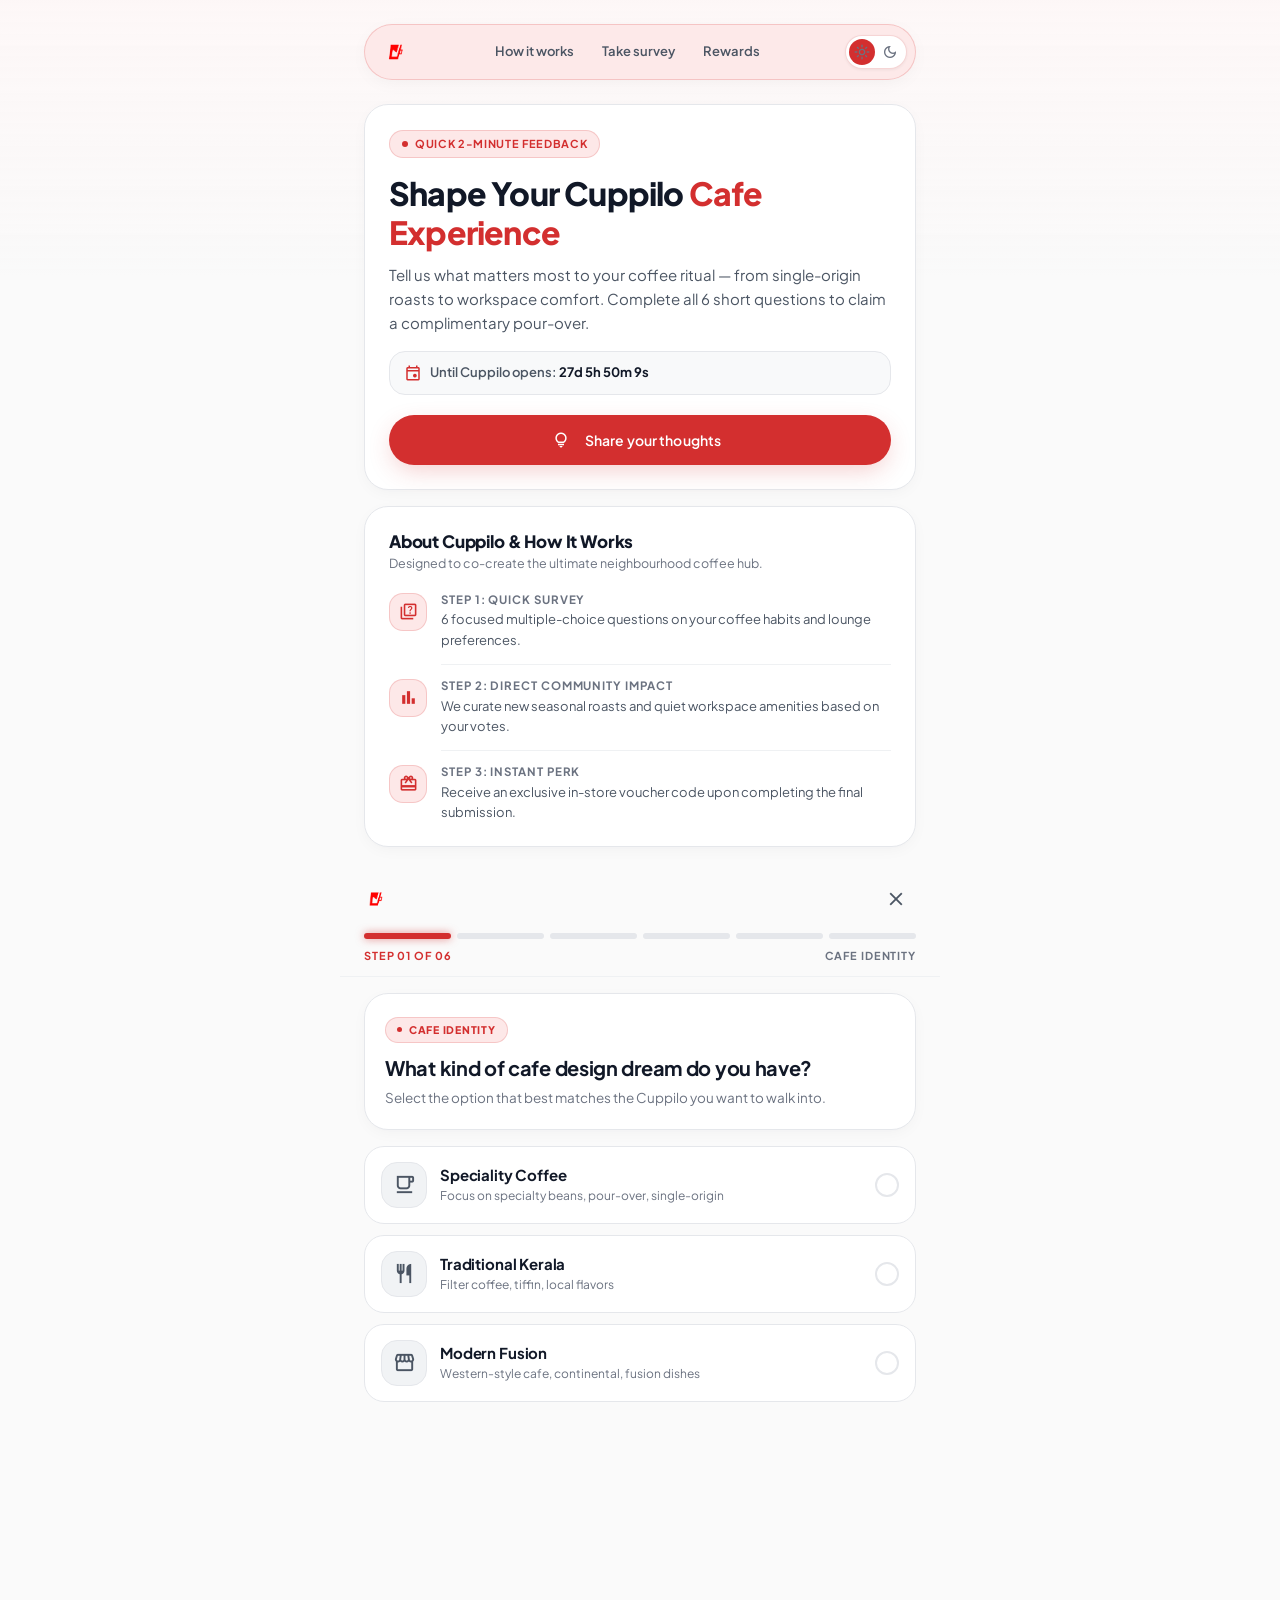
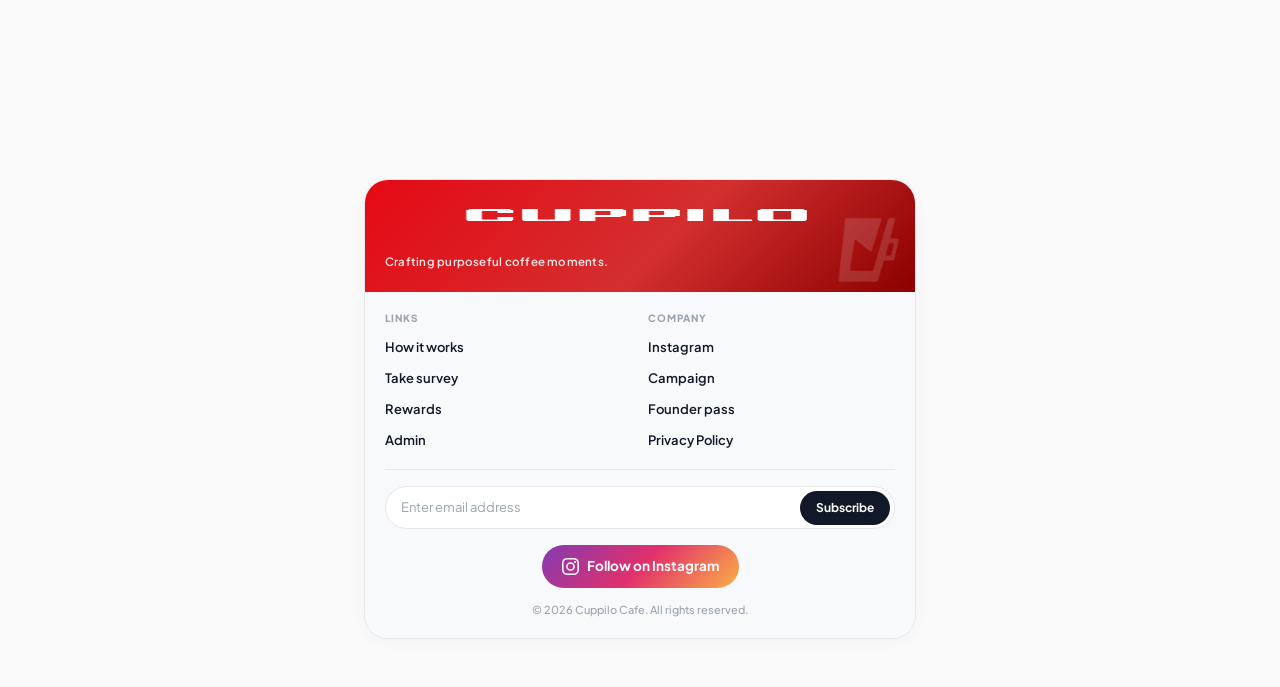
<file: index.html>
<!DOCTYPE html>
<html lang="en">
<head>
  <meta charset="utf-8"/>
  <meta name="viewport" content="width=device-width, initial-scale=1.0"/>
  <title>CUPPILO — Shape Your Cuppilo Cafe Experience</title>
  <meta name="description" content="Cuppilo is not open yet. We are building Kerala's first community-shaped cafe. Complete 6 short questions in 2 minutes and claim a complimentary pour-over."/>
  <meta name="robots" content="index, follow"/>
  <link rel="canonical" href="https://cuppilo.in/"/>
  <meta name="theme-color" content="#D32F2F"/>
  <link rel="icon" type="image/svg+xml" href="img/favicon.svg"/>
  <meta property="og:type" content="website"/>
  <meta property="og:url" content="https://cuppilo.in/"/>
  <meta property="og:title" content="CUPPILO — A cafe we are building together"/>
  <meta property="og:description" content="We are building Kerala's first community-shaped cafe. Share your idea in 2 minutes."/>
  <meta property="og:site_name" content="CUPPILO"/>
  <meta name="twitter:card" content="summary"/>
  <link rel="preconnect" href="https://fonts.googleapis.com"/>
  <link rel="preconnect" href="https://fonts.gstatic.com" crossorigin/>
  <script>
    (function(){
      try{
        var t = localStorage.getItem('cuppilo-theme');
        if(!t){ t = window.matchMedia('(prefers-color-scheme: dark)').matches ? 'dark' : 'light'; }
        document.documentElement.setAttribute('data-theme', t);
      }catch(e){ document.documentElement.setAttribute('data-theme','light'); }
    })();
  </script>
  <link rel="stylesheet" href="css/styles.css"/>
</head>
<body>

  <div class="wrap">

    <!-- ═══════ FLOATING PILL HEADER ═══════ -->
    <header class="topnav">
      <div class="topnav-inner">
        <a class="topnav-logo" href="#top" aria-label="Cuppilo home">
          <img src="img/logo-icon.png" alt="CUPPILO"/>
        </a>
        <nav class="topnav-links" aria-label="Primary">
          <a href="#how">How it works</a>
          <a href="#feedback-form">Take survey</a>
          <a href="scratch.html">Rewards</a>
        </nav>
        <div class="topnav-actions">
          <button class="theme-toggle" id="themeToggle" type="button" aria-label="Toggle colour theme">
            <span class="t-sun"><span class="material-symbols-outlined">light_mode</span></span>
            <span class="t-moon"><span class="material-symbols-outlined">dark_mode</span></span>
          </button>
          <button class="icon-btn hamburger" id="menuBtn" type="button" aria-label="Open navigation menu">
            <span class="material-symbols-outlined">menu</span>
          </button>
        </div>
      </div>
    </header>

    <!-- ═══════ MOBILE DRAWER ═══════ -->
    <div class="drawer" id="drawer">
      <div class="drawer-panel" role="dialog" aria-label="Navigation">
        <a href="#how" data-close>How it works <span class="material-symbols-outlined">arrow_outward</span></a>
        <a href="#feedback-form" data-close>Take the survey <span class="material-symbols-outlined">arrow_outward</span></a>
        <a href="scratch.html">Your rewards <span class="material-symbols-outlined">arrow_outward</span></a>
        <a href="admin.html">Admin console <span class="material-symbols-outlined">arrow_outward</span></a>
        <a class="drawer-cta" href="#feedback-form" data-close>Share Your Thoughts</a>
      </div>
    </div>

    <main id="top" style="display:flex;flex-direction:column;gap:16px;">

      <!-- ═══════ HERO ═══════ -->
      <section class="card hero-card">
        <div class="badge"><span class="pulse"></span>Quick 2-Minute Feedback</div>
        <h1>Shape Your Cuppilo <span class="accent">Cafe Experience</span></h1>
        <p class="hero-sub">
          Tell us what matters most to your coffee ritual — from single-origin roasts to
          workspace comfort. Complete all 6 short questions to claim a complimentary pour-over.
        </p>
        <div class="countdown">
          <span class="material-symbols-outlined">event</span>
          <span>Until Cuppilo opens: <b id="countdown">—</b></span>
        </div>
        <button class="btn btn-primary btn-block" id="ctaBtn" type="button">
          <span class="material-symbols-outlined">lightbulb</span>
          <span class="cta-rot" id="ctaRot">
            <span class="active">Help Build It</span>
            <span>Share your thoughts</span>
            <span>Complete in 2 min</span>
          </span>
        </button>
      </section>

      <!-- ═══════ HOW IT WORKS ═══════ -->
      <section class="card" id="how">
        <div class="section-head">
          <h2>About Cuppilo &amp; How It Works</h2>
          <p>Designed to co-create the ultimate neighbourhood coffee hub.</p>
        </div>
        <div class="process-list">
          <div class="process-item">
            <div class="process-num"><span class="material-symbols-outlined">quiz</span></div>
            <div class="process-body">
              <h3>Step 1: Quick Survey</h3>
              <p>6 focused multiple-choice questions on your coffee habits and lounge preferences.</p>
            </div>
          </div>
          <div class="process-divider"></div>
          <div class="process-item">
            <div class="process-num"><span class="material-symbols-outlined">bar_chart</span></div>
            <div class="process-body">
              <h3>Step 2: Direct Community Impact</h3>
              <p>We curate new seasonal roasts and quiet workspace amenities based on your votes.</p>
            </div>
          </div>
          <div class="process-divider"></div>
          <div class="process-item">
            <div class="process-num"><span class="material-symbols-outlined">redeem</span></div>
            <div class="process-body">
              <h3>Step 3: Instant Perk</h3>
              <p>Receive an exclusive in-store voucher code upon completing the final submission.</p>
            </div>
          </div>
        </div>
      </section>

      <!-- ═══════ SURVEY (6 STEPS) ═══════ -->
      <section class="survey" id="feedback-form">
        <div class="survey-head">
          <div class="survey-head-top">
            <a class="topnav-logo" href="#top" aria-label="Cuppilo home">
              <img src="img/logo-icon.png" alt="CUPPILO"/>
            </a>
            <button class="icon-btn" id="surveyClose" type="button" aria-label="Back to home">
              <span class="material-symbols-outlined">close</span>
            </button>
          </div>

          <div class="seg-progress" id="segProgress" role="progressbar"
               aria-valuemin="1" aria-valuemax="6" aria-valuenow="1" aria-label="Survey progress">
            <span class="seg active"></span><span class="seg"></span><span class="seg"></span>
            <span class="seg"></span><span class="seg"></span><span class="seg"></span>
          </div>

          <div class="step-meta">
            <span class="step-count" id="stepCount">Step 01 of 06</span>
            <span class="step-cat" id="stepCat">Cafe Identity</span>
          </div>
        </div>

        <div class="survey-body">

          <!-- STEP 1 -->
          <div class="step active" data-step="1">
            <div class="q-card">
              <span class="q-badge"><span class="pulse"></span>Cafe Identity</span>
              <h2>What kind of cafe design dream do you have?</h2>
              <p class="q-sub">Select the option that best matches the Cuppilo you want to walk into.</p>
            </div>
            <div class="options" role="radiogroup" aria-label="Cafe design dream">
              <button class="option" type="button" role="radio" aria-checked="false" data-value="Speciality Coffee">
                <span class="option-icon"><span class="material-symbols-outlined">local_cafe</span></span>
                <span class="option-text">
                  <span class="option-title">Speciality Coffee</span>
                  <span class="option-desc">Focus on specialty beans, pour-over, single-origin</span>
                </span>
                <span class="option-radio"><span class="material-symbols-outlined">check</span></span>
              </button>
              <button class="option" type="button" role="radio" aria-checked="false" data-value="Traditional Kerala">
                <span class="option-icon"><span class="material-symbols-outlined">restaurant</span></span>
                <span class="option-text">
                  <span class="option-title">Traditional Kerala</span>
                  <span class="option-desc">Filter coffee, tiffin, local flavors</span>
                </span>
                <span class="option-radio"><span class="material-symbols-outlined">check</span></span>
              </button>
              <button class="option" type="button" role="radio" aria-checked="false" data-value="Modern Fusion">
                <span class="option-icon"><span class="material-symbols-outlined">storefront</span></span>
                <span class="option-text">
                  <span class="option-title">Modern Fusion</span>
                  <span class="option-desc">Western-style cafe, continental, fusion dishes</span>
                </span>
                <span class="option-radio"><span class="material-symbols-outlined">check</span></span>
              </button>
            </div>
          </div>

          <!-- STEP 2 -->
          <div class="step" data-step="2">
            <div class="q-card">
              <span class="q-badge"><span class="pulse"></span>The Vibe</span>
              <h2>Pick your vibe</h2>
              <p class="q-sub">The mood you want every Cuppilo visit to have.</p>
            </div>
            <div class="options" role="radiogroup" aria-label="Preferred vibe">
              <button class="option" type="button" role="radio" aria-checked="false" data-value="Quiet &amp; Work-Friendly">
                <span class="option-icon"><span class="material-symbols-outlined">park</span></span>
                <span class="option-text">
                  <span class="option-title">Quiet &amp; Work-Friendly</span>
                  <span class="option-desc">Study spaces, outlets, low noise</span>
                </span>
                <span class="option-radio"><span class="material-symbols-outlined">check</span></span>
              </button>
              <button class="option" type="button" role="radio" aria-checked="false" data-value="Social &amp; Lively">
                <span class="option-icon"><span class="material-symbols-outlined">smart_toy</span></span>
                <span class="option-text">
                  <span class="option-title">Social &amp; Lively</span>
                  <span class="option-desc">Group seating, events, music</span>
                </span>
                <span class="option-radio"><span class="material-symbols-outlined">check</span></span>
              </button>
              <button class="option" type="button" role="radio" aria-checked="false" data-value="Cozy &amp; Intimate">
                <span class="option-icon"><span class="material-symbols-outlined">favorite_border</span></span>
                <span class="option-text">
                  <span class="option-title">Cozy &amp; Intimate</span>
                  <span class="option-desc">Small space, warm lighting, dates</span>
                </span>
                <span class="option-radio"><span class="material-symbols-outlined">check</span></span>
              </button>
              <button class="option" type="button" role="radio" aria-checked="false" data-value="Open Air &amp; Veranda">
                <span class="option-icon"><span class="material-symbols-outlined">terrain</span></span>
                <span class="option-text">
                  <span class="option-title">Open Air &amp; Veranda</span>
                  <span class="option-desc">Outdoor seating, breeze, nature view</span>
                </span>
                <span class="option-radio"><span class="material-symbols-outlined">check</span></span>
              </button>
            </div>
          </div>

          <!-- STEP 3 -->
          <div class="step" data-step="3">
            <div class="q-card">
              <span class="q-badge"><span class="pulse"></span>The Menu</span>
              <h2>What should we serve?</h2>
              <p class="q-sub">Choose the food you would come back for.</p>
            </div>
            <div class="options" role="radiogroup" aria-label="Food preference">
              <button class="option" type="button" role="radio" aria-checked="false" data-value="Pazham Pori">
                <span class="option-icon"><span class="material-symbols-outlined">bakery_dining</span></span>
                <span class="option-text">
                  <span class="option-title">Pazham Pori</span>
                  <span class="option-desc">Banana fritter, evening snack</span>
                </span>
                <span class="option-radio"><span class="material-symbols-outlined">check</span></span>
              </button>
              <button class="option" type="button" role="radio" aria-checked="false" data-value="Unniyappam">
                <span class="option-icon"><span class="material-symbols-outlined">cake</span></span>
                <span class="option-text">
                  <span class="option-title">Unniyappam</span>
                  <span class="option-desc">Traditional sweet rice cake</span>
                </span>
                <span class="option-radio"><span class="material-symbols-outlined">check</span></span>
              </button>
              <button class="option" type="button" role="radio" aria-checked="false" data-value="Puffs &amp; Sandwiches">
                <span class="option-icon"><span class="material-symbols-outlined">lunch_dining</span></span>
                <span class="option-text">
                  <span class="option-title">Puffs &amp; Sandwiches</span>
                  <span class="option-desc">Quick bites, plenty of variety</span>
                </span>
                <span class="option-radio"><span class="material-symbols-outlined">check</span></span>
              </button>
              <button class="option" type="button" role="radio" aria-checked="false" data-value="Full Meals">
                <span class="option-icon"><span class="material-symbols-outlined">local_dining</span></span>
                <span class="option-text">
                  <span class="option-title">Full Meals</span>
                  <span class="option-desc">Thali, set meals, family style</span>
                </span>
                <span class="option-radio"><span class="material-symbols-outlined">check</span></span>
              </button>
            </div>
          </div>

          <!-- STEP 4 -->
          <div class="step" data-step="4">
            <div class="q-card">
              <span class="q-badge"><span class="pulse"></span>Your Tribe</span>
              <h2>Select your tribe to enjoy Cuppilo</h2>
              <p class="q-sub">Who you are here with — and how the room should feel.</p>
            </div>
            <div class="options" role="radiogroup" aria-label="Your tribe">
              <button class="option" type="button" role="radio" aria-checked="false" data-value="Quiet &amp; Work-Friendly">
                <span class="option-icon"><span class="material-symbols-outlined">laptop_mac</span></span>
                <span class="option-text">
                  <span class="option-title">Quiet &amp; Work-Friendly</span>
                  <span class="option-desc">Focus mode, laptop users, peaceful</span>
                </span>
                <span class="option-radio"><span class="material-symbols-outlined">check</span></span>
              </button>
              <button class="option" type="button" role="radio" aria-checked="false" data-value="Social &amp; Lively">
                <span class="option-icon"><span class="material-symbols-outlined">groups</span></span>
                <span class="option-text">
                  <span class="option-title">Social &amp; Lively</span>
                  <span class="option-desc">Group gatherings, celebrations</span>
                </span>
                <span class="option-radio"><span class="material-symbols-outlined">check</span></span>
              </button>
              <button class="option" type="button" role="radio" aria-checked="false" data-value="Cozy &amp; Intimate">
                <span class="option-icon"><span class="material-symbols-outlined">favorite</span></span>
                <span class="option-text">
                  <span class="option-title">Cozy &amp; Intimate</span>
                  <span class="option-desc">Candlelight, couples, romance</span>
                </span>
                <span class="option-radio"><span class="material-symbols-outlined">check</span></span>
              </button>
              <button class="option" type="button" role="radio" aria-checked="false" data-value="Build Your Own" data-custom="1">
                <span class="option-icon"><span class="material-symbols-outlined">add_circle</span></span>
                <span class="option-text">
                  <span class="option-title">Build Your Own</span>
                  <span class="option-desc">Custom vibe — describe it below</span>
                  <input class="option-custom" id="customVibe" type="text"
                         placeholder="Describe your ideal vibe..." onclick="event.stopPropagation()"/>
                </span>
                <span class="option-radio"><span class="material-symbols-outlined">check</span></span>
              </button>
            </div>
          </div>

          <!-- STEP 5 -->
          <div class="step" data-step="5">
            <div class="q-card">
              <span class="q-badge"><span class="pulse"></span>Fair Pricing</span>
              <h2>What feels fair for a great cup?</h2>
              <p class="q-sub">Honest pricing helps us plan a menu that lasts.</p>
            </div>
            <div class="options" role="radiogroup" aria-label="Price range">
              <button class="option" type="button" role="radio" aria-checked="false" data-value="Everyday Affordable">
                <span class="option-icon"><span class="material-symbols-outlined">payments</span></span>
                <span class="option-text">
                  <span class="option-title">Everyday Affordable</span>
                  <span class="option-desc">Rs.40&ndash;80, accessible daily</span>
                </span>
                <span class="option-radio"><span class="material-symbols-outlined">check</span></span>
              </button>
              <button class="option" type="button" role="radio" aria-checked="false" data-value="Quality Feels Right">
                <span class="option-icon"><span class="material-symbols-outlined">stars</span></span>
                <span class="option-text">
                  <span class="option-title">Quality Feels Right</span>
                  <span class="option-desc">Rs.80&ndash;120, premium experience</span>
                </span>
                <span class="option-radio"><span class="material-symbols-outlined">check</span></span>
              </button>
              <button class="option" type="button" role="radio" aria-checked="false" data-value="Worth the Experience">
                <span class="option-icon"><span class="material-symbols-outlined">emoji_events</span></span>
                <span class="option-text">
                  <span class="option-title">Worth the Experience</span>
                  <span class="option-desc">Rs.120+, special occasion</span>
                </span>
                <span class="option-radio"><span class="material-symbols-outlined">check</span></span>
              </button>
            </div>
          </div>

          <!-- STEP 6 -->
          <div class="step" data-step="6">
            <div class="q-card">
              <span class="q-badge"><span class="pulse"></span>Almost Done</span>
              <h2>Where should we send your founder pass?</h2>
              <p class="q-sub">Last step — your name and a way to reach you about the launch.</p>
            </div>
            <div class="card" style="padding:20px;">
              <div class="field">
                <label for="inputName">Your name</label>
                <input class="input" id="inputName" type="text" placeholder="Enter your name" autocomplete="name"/>
                <div class="field-error" id="nameError">Please tell us your name.</div>
              </div>
              <div class="field">
                <label for="inputContact">Contact <span class="label-hint">(optional)</span></label>
                <input class="input" id="inputContact" type="text"
                       placeholder="Email or phone — so we can keep you posted" autocomplete="email"/>
              </div>
            </div>
          </div>

        </div>
      </section>

      <!-- ═══════ FOOTER ═══════ -->
      <footer class="site-footer">
        <div class="footer-banner">
          <img class="fb-logo" src="img/logo-typography.png" alt="CUPPILO"/>
          <p class="fb-tag">Crafting purposeful coffee moments.</p>
          <img class="fb-watermark" src="img/logo-icon.png" alt=""/>
        </div>

        <div class="footer-body">
          <div class="footer-cols">
            <div class="footer-col">
              <h4>Links</h4>
              <ul>
                <li><a href="#how">How it works</a></li>
                <li><a href="#feedback-form">Take survey</a></li>
                <li><a href="scratch.html">Rewards</a></li>
                <li><a href="admin.html">Admin</a></li>
              </ul>
            </div>
            <div class="footer-col">
              <h4>Company</h4>
              <ul>
                <li><a href="https://www.instagram.com/cuppilo.campaign" target="_blank" rel="noopener">Instagram</a></li>
                <li><a href="#feedback-form">Campaign</a></li>
                <li><a href="thank-you.html">Founder pass</a></li>
                <li><a href="#privacy" data-noop>Privacy Policy</a></li>
              </ul>
            </div>
          </div>

          <form class="newsletter" id="newsletterForm">
            <input type="email" id="newsletterEmail" placeholder="Enter email address" aria-label="Email address"/>
            <button type="submit">Subscribe</button>
          </form>

          <div class="footer-social">
            <a class="social-pill social-ig" href="https://www.instagram.com/cuppilo.campaign" target="_blank" rel="noopener">
              <svg viewBox="0 0 24 24" xmlns="http://www.w3.org/2000/svg"><path d="M12 2.163c3.204 0 3.584.012 4.85.07 3.252.148 4.771 1.691 4.919 4.919.058 1.265.069 1.645.069 4.849 0 3.205-.012 3.584-.069 4.849-.149 3.225-1.664 4.771-4.919 4.919-1.266.058-1.644.07-4.85.07-3.204 0-3.584-.012-4.849-.07-3.26-.149-4.771-1.699-4.919-4.92-.058-1.265-.07-1.644-.07-4.849 0-3.204.013-3.583.07-4.849.149-3.227 1.664-4.771 4.919-4.919 1.266-.057 1.645-.069 4.849-.069zM12 0C8.741 0 8.333.014 7.053.072 2.695.272.273 2.69.073 7.052.014 8.333 0 8.741 0 12c0 3.259.014 3.668.072 4.948.2 4.358 2.618 6.78 6.98 6.98C8.333 23.986 8.741 24 12 24c3.259 0 3.668-.014 4.948-.072 4.354-.2 6.782-2.618 6.979-6.98.059-1.28.073-1.689.073-4.948 0-3.259-.014-3.667-.072-4.947-.196-4.354-2.617-6.78-6.979-6.98C15.668.014 15.259 0 12 0zm0 5.838a6.162 6.162 0 100 12.324 6.162 6.162 0 000-12.324zM12 16a4 4 0 110-8 4 4 0 010 8zm6.406-11.845a1.44 1.44 0 100 2.881 1.44 1.44 0 000-2.881z"/></svg>
              Follow on Instagram
            </a>
          </div>

          <p class="copyright">&copy; 2026 Cuppilo Cafe. All rights reserved.</p>
        </div>
      </footer>

    </main>
  </div>

  <!-- ═══════ SURVEY DOCK ═══════ -->
  <footer class="dock" id="dock">
    <button class="dock-back" id="stepBack" type="button" aria-label="Previous step" disabled>
      <span class="material-symbols-outlined">arrow_back</span>
    </button>
    <button class="dock-next" id="stepNext" type="button">
      <span id="nextLabel">Next Question</span>
      <span class="material-symbols-outlined" id="nextIcon">arrow_forward</span>
    </button>
  </footer>

  <div class="toast" id="toast" role="status" aria-live="polite">
    <span class="material-symbols-outlined" id="toastIcon">check_circle</span>
    <span id="toastText">Saved</span>
  </div>

  <script>
  (function(){
    'use strict';

    var SUPABASE_URL = 'https://ydugwvdotepndwdmqmxo.supabase.co';
    var SUPABASE_KEY = 'eyJhbGciOiJIUzI1NiIsInR5cCI6IkpXVCJ9.eyJpc3MiOiJzdXBhYmFzZSIsInJlZiI6InlkdWd3dmRvdGVwbmR3ZG1xbXhvIiwicm9sZSI6ImFub24iLCJpYXQiOjE3ODk4MDIwODEsImV4cCI6MjEwNTM3ODA4MX0.R_gNOA4TNeKhaOOQ9Wl6P0fjwVO3gp2L6-SH29aC-TM';

    var CATEGORIES = ['Cafe Identity','Atmosphere','The Menu','Community','Pricing','About You'];
    var TOTAL = 6;
    var current = 1;
    var submitting = false;

    /* ── helpers ── */
    function $(id){ return document.getElementById(id); }
    function rest(path, opts){
      opts = opts || {};
      var headers = {
        'Content-Type':'application/json',
        'apikey':SUPABASE_KEY,
        'Authorization':'Bearer ' + SUPABASE_KEY
      };
      if(opts.prefer) headers['Prefer'] = opts.prefer;
      return fetch(SUPABASE_URL + path, {
        method: opts.method || 'GET',
        headers: headers,
        body: opts.body ? JSON.stringify(opts.body) : undefined
      });
    }

    var toastTimer;
    function toast(msg, ok){
      var el = $('toast');
      $('toastText').textContent = msg;
      $('toastIcon').textContent = ok === false ? 'error' : 'check_circle';
      el.classList.add('show');
      clearTimeout(toastTimer);
      toastTimer = setTimeout(function(){ el.classList.remove('show'); }, 2800);
    }

    /* ── theme toggle ── */
    function setTheme(t){
      document.documentElement.setAttribute('data-theme', t);
      try{ localStorage.setItem('cuppilo-theme', t); }catch(e){}
    }
    var toggleBtn = $('themeToggle');
    if(toggleBtn){
      toggleBtn.addEventListener('click', function(){
        var cur = document.documentElement.getAttribute('data-theme');
        setTheme(cur === 'dark' ? 'light' : 'dark');
      });
    }

    /* ── drawer ── */
    var drawer = $('drawer');
    function closeDrawer(){ drawer.classList.remove('open'); }
    $('menuBtn').addEventListener('click', function(){ drawer.classList.toggle('open'); });
    drawer.addEventListener('click', function(e){
      if(e.target === drawer || e.target.hasAttribute('data-close')) closeDrawer();
    });
    document.addEventListener('keydown', function(e){
      if(e.key === 'Escape') closeDrawer();
    });

    /* ── countdown ── */
    (function(){
      var target = new Date('2027-01-01T09:00:00+05:30');
      var el = $('countdown');
      function tick(){
        var diff = target - new Date();
        if(diff <= 0){ el.textContent = 'Cuppilo is open!'; return; }
        var d = Math.floor(diff/86400000);
        var h = Math.floor(diff%86400000/3600000);
        var m = Math.floor(diff%3600000/60000);
        var s = Math.floor(diff%60000/1000);
        el.textContent = d + 'd ' + h + 'h ' + m + 'm ' + s + 's';
      }
      tick();
      setInterval(tick, 1000);
    })();

    /* ── rotating CTA ── */
    (function(){
      var spans = $('ctaRot').querySelectorAll('span');
      if(spans.length < 2) return;
      var i = 0;
      setInterval(function(){
        spans[i].classList.remove('active');
        i = (i + 1) % spans.length;
        spans[i].classList.add('active');
      }, 2500);
    })();

    $('ctaBtn').addEventListener('click', function(){
      var target = document.getElementById('feedback-form');
      target.scrollIntoView({behavior:'smooth', block:'start'});
      setTimeout(function(){
        var f = document.querySelector('.step.active .option');
        if(f) f.focus();
      }, 620);
    });

    $('surveyClose').addEventListener('click', function(){
      window.scrollTo({top:0, behavior:'smooth'});
    });

    /* ── survey dock visibility ── */
    (function(){
      var section = document.getElementById('feedback-form');
      if(!('IntersectionObserver' in window)) return;
      var io = new IntersectionObserver(function(entries){
        document.body.classList.toggle('survey-active', entries[0].isIntersecting);
      }, {threshold:0, rootMargin:'-10% 0px -30% 0px'});
      io.observe(section);
    })();

    /* ── survey navigation ── */
    function activeStepEl(){
      return document.querySelector('.step[data-step="' + current + '"]');
    }

    function render(){
      document.querySelectorAll('.step').forEach(function(s){
        s.classList.toggle('active', s.getAttribute('data-step') === String(current));
      });

      var segs = $('segProgress').querySelectorAll('.seg');
      segs.forEach(function(seg, idx){
        seg.classList.toggle('done', idx + 1 < current);
        seg.classList.toggle('active', idx + 1 === current);
      });
      $('segProgress').setAttribute('aria-valuenow', current);

      $('stepCount').textContent = 'Step ' + String(current).padStart(2,'0') + ' of 0' + TOTAL;
      $('stepCat').textContent = CATEGORIES[current - 1];

      $('stepBack').disabled = current === 1;
      var last = current === TOTAL;
      $('nextLabel').textContent = last ? 'Submit & Claim Perk' : 'Next Question';
      $('nextIcon').textContent = last ? 'redeem' : 'arrow_forward';
    }

    function selectedOption(stepEl){
      return stepEl.querySelector('.option[aria-checked="true"]');
    }

    function goNext(){
      if(submitting) return;
      var stepEl = activeStepEl();

      if(current < TOTAL){
        if(!selectedOption(stepEl)){
          toast('Please select an option to continue.', false);
          var first = stepEl.querySelector('.option');
          if(first){
            first.style.animation = 'shake .4s ease';
            setTimeout(function(){ first.style.animation = ''; }, 420);
          }
          return;
        }
        current++;
        render();
        document.getElementById('feedback-form').scrollIntoView({behavior:'smooth', block:'start'});
        return;
      }

      submit();
    }

    function goBack(){
      if(current <= 1) return;
      current--;
      render();
      document.getElementById('feedback-form').scrollIntoView({behavior:'smooth', block:'start'});
    }

    $('stepNext').addEventListener('click', goNext);
    $('stepBack').addEventListener('click', goBack);

    /* ── option selection ── */
    document.querySelectorAll('.step').forEach(function(stepEl){
      stepEl.querySelectorAll('.option').forEach(function(opt){
        opt.addEventListener('click', function(){
          stepEl.querySelectorAll('.option').forEach(function(o){
            o.setAttribute('aria-checked','false');
          });
          opt.setAttribute('aria-checked','true');
          var custom = stepEl.querySelector('.option-custom');
          if(custom){
            if(opt.hasAttribute('data-custom')){
              setTimeout(function(){ custom.focus(); }, 60);
            }else{
              custom.value = '';
            }
          }
        });
      });
    });

    /* ── keyboard: arrow keys within a radiogroup ── */
    document.addEventListener('keydown', function(e){
      if(e.key !== 'ArrowDown' && e.key !== 'ArrowUp') return;
      var group = document.activeElement && document.activeElement.closest('.options');
      if(!group) return;
      e.preventDefault();
      var opts = Array.prototype.slice.call(group.querySelectorAll('.option'));
      var i = opts.indexOf(document.activeElement);
      if(i < 0) i = 0;
      var next = e.key === 'ArrowDown'
        ? (i + 1) % opts.length
        : (i - 1 + opts.length) % opts.length;
      opts[next].focus();
      opts[next].click();
    });

    /* ── answers ── */
    function answerFor(step){
      var el = document.querySelector('.step[data-step="' + step + '"] .option[aria-checked="true"]');
      if(!el) return '';
      var val = el.getAttribute('data-value') || '';
      if(el.hasAttribute('data-custom')){
        var custom = el.querySelector('.option-custom');
        var extra = custom ? custom.value.trim() : '';
        return extra ? val + ' — ' + extra : val;
      }
      return val;
    }

    /* ── founder number ── */
    function parseFounderNumber(raw){
      if(!raw) return 0;
      var digits = String(raw).replace(/[^0-9]/g, '');
      return digits ? parseInt(digits, 10) : 0;
    }

    function nextFounderNumber(maxSeen){
      var n = (maxSeen || 0) + 1;
      return '#' + String(n).padStart(6, '0');
    }

    function highestFounderNumber(rows){
      var max = 0;
      (rows || []).forEach(function(r){
        var v = parseFounderNumber(r.founder_number);
        if(v > max) max = v;
      });
      return max;
    }

    /* ── client-generated ids (anon inserts cannot use RETURNING) ── */
    function newId(){
      var c = window.crypto || window.msCrypto;
      if(c && typeof c.randomUUID === 'function') return c.randomUUID();
      if(c && typeof c.getRandomValues === 'function'){
        var b = new Uint8Array(16);
        c.getRandomValues(b);
        b[6] = (b[6] & 0x0f) | 0x40;
        b[8] = (b[8] & 0x3f) | 0x80;
        var h = [];
        for(var i = 0; i < 16; i++) h.push((b[i] + 0x100).toString(16).slice(1));
        return h.slice(0,4).join('') + '-' + h.slice(4,6).join('') + '-' +
               h.slice(6,8).join('') + '-' + h.slice(8,10).join('') + '-' + h.slice(10,16).join('');
      }
      return 'xxxxxxxx-xxxx-4xxx-yxxx-xxxxxxxxxxxx'.replace(/[xy]/g, function(ch){
        var r = Math.random() * 16 | 0;
        var v = ch === 'x' ? r : ((r & 0x3) | 0x8);
        return v.toString(16);
      });
    }

    function postRow(path, body){
      return rest(path, { method:'POST', body:body }).then(function(r){
        if(r.ok) return true;
        return r.text().then(function(t){ throw new Error(t || r.statusText); });
      });
    }

    /* ── submit ── */
    function submit(){
      var name = $('inputName').value.trim();
      if(!name){
        $('nameError').classList.add('show');
        $('inputName').classList.add('shake');
        $('inputName').focus();
        setTimeout(function(){ $('inputName').classList.remove('shake'); }, 500);
        return;
      }
      $('nameError').classList.remove('show');

      var contact = $('inputContact').value.trim();
      var responseId = newId();
      var founderId = newId();
      var payload = {
        id: responseId,
        name: name,
        frequency: '',
        cafe_type: answerFor(1),
        atmosphere: answerFor(2),
        food: answerFor(3),
        ideas: answerFor(4),
        price_range: answerFor(5),
        drinks: '',
        contact: contact,
        status: 'confirmed',
        submitted_at: new Date().toISOString()
      };

      submitting = true;
      var btn = $('stepNext');
      var prevHtml = btn.innerHTML;
      btn.disabled = true;
      btn.innerHTML = '<span class="spinner"></span><span>Saving…</span>';

      function finish(){
        submitting = false;
        btn.disabled = false;
        btn.innerHTML = prevHtml;
      }

      var founderNumber = '#000001';
      var voucherCode = '';

      function nextFounderAttempt(tries){
        return rest('/rest/v1/founders?select=founder_number&order=founder_number.desc&limit=1')
          .then(function(r){ return r.ok ? r.json() : []; })
          .catch(function(){ return []; })
          .then(function(founders){
            founderNumber = nextFounderNumber(highestFounderNumber(founders));
            return postRow('/rest/v1/founders', {
              id: founderId,
              founder_number: founderNumber,
              name: name,
              contact: contact,
              campaign_response_id: responseId
            }).catch(function(err){
              if(tries > 0 && /duplicate|unique/i.test(String(err && err.message))){
                founderId = newId();
                return nextFounderAttempt(tries - 1);
              }
              throw err;
            });
          });
      }

      postRow('/rest/v1/campaign_responses', payload)
        .then(function(){ return nextFounderAttempt(2); })
        .then(function(){
          var digits = founderNumber.replace(/[^0-9]/g, '').slice(-5).padStart(5, '0');
          voucherCode = 'CUPPILO-ROAST-' + digits;
          return postRow('/rest/v1/vouchers', {
            code: voucherCode,
            status: 'unclaimed',
            campaign_response_id: responseId,
            founder_id: founderId
          });
        })
        .then(function(){
          var q = '?founder=' + encodeURIComponent(founderNumber) +
                  '&voucher=' + encodeURIComponent(voucherCode);
          window.location.replace('thank-you.html' + q);
        })
        .catch(function(err){
          console.error(err);
          finish();
          toast('Could not save your answers. Please try again.', false);
        });
    }

    /* ── newsletter ── */
    $('newsletterForm').addEventListener('submit', function(e){
      e.preventDefault();
      var input = $('newsletterEmail');
      var val = input.value.trim();
      if(!/^[^\s@]+@[^\s@]+\.[^\s@]+$/.test(val)){
        toast('Please enter a valid email address.', false);
        input.focus();
        return;
      }
      input.value = '';
      toast('You are on the launch list. Thank you!');
    });

    document.querySelectorAll('[data-noop]').forEach(function(a){
      a.addEventListener('click', function(e){ e.preventDefault(); });
    });

    render();
  })();
  </script>

</body>
</html>
</file>
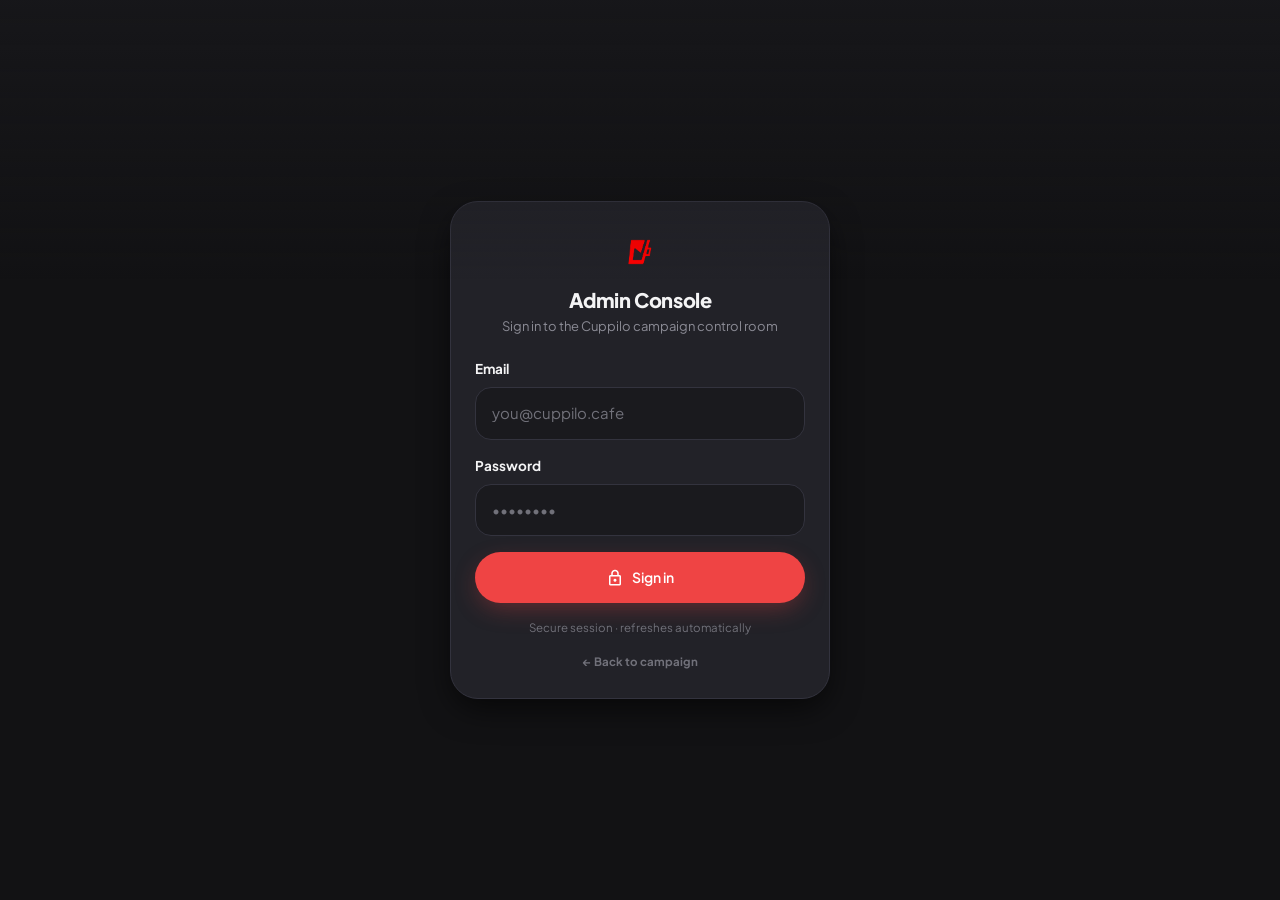
<file: admin.html>
<!DOCTYPE html>
<html lang="en">
<head>
  <meta charset="utf-8"/>
  <meta name="viewport" content="width=device-width, initial-scale=1.0"/>
  <title>Admin Console — CUPPILO</title>
  <meta name="robots" content="noindex, nofollow"/>
  <meta name="theme-color" content="#121214"/>
  <link rel="icon" type="image/svg+xml" href="img/favicon.svg"/>
  <link rel="preconnect" href="https://fonts.googleapis.com"/>
  <link rel="preconnect" href="https://fonts.gstatic.com" crossorigin/>
  <script>
    (function(){
      try{
        var t = localStorage.getItem('cuppilo-admin-theme');
        if(!t){ t = 'dark'; }
        document.documentElement.setAttribute('data-theme', t);
      }catch(e){ document.documentElement.setAttribute('data-theme','dark'); }
    })();
  </script>
  <link rel="stylesheet" href="css/styles.css"/>
</head>
<body class="admin-body">

  <!-- ═══════════ AUTH SCREEN ═══════════ -->
  <div class="auth-screen" id="authScreen">
    <form class="auth-card" id="authForm" novalidate>
      <div class="auth-brand">
        <img src="img/logo-icon.png" alt="CUPPILO"/>
        <h1>Admin Console</h1>
        <p>Sign in to the Cuppilo campaign control room</p>
      </div>

      <div class="auth-error" id="authError">
        <span class="material-symbols-outlined">error</span>
        <span id="authErrorText">Incorrect email or password.</span>
      </div>

      <div class="field">
        <label for="authEmail">Email</label>
        <input class="input" id="authEmail" type="email" placeholder="you@cuppilo.cafe" autocomplete="username"/>
      </div>
      <div class="field">
        <label for="authPassword">Password</label>
        <input class="input" id="authPassword" type="password" placeholder="••••••••" autocomplete="current-password"/>
      </div>

      <button class="btn btn-primary btn-block" id="authSubmit" type="submit">
        <span class="material-symbols-outlined">lock</span>
        <span id="authSubmitLabel">Sign in</span>
      </button>

      <p class="auth-foot">Secure session &middot; refreshes automatically</p>
      <p class="auth-foot"><a href="index.html" style="color:var(--text-4);font-weight:700">&larr; Back to campaign</a></p>
    </form>
  </div>

  <!-- ═══════════ CONSOLE ═══════════ -->
  <div class="console" id="console">

    <div class="console-top">
      <div class="console-brand">
        <span class="cb-name">Cuppilo</span>
        <span class="cb-sub">Admin Console</span>
      </div>
      <div class="console-actions">
        <button class="icon-btn" id="refreshBtn" type="button" aria-label="Refresh data" title="Refresh data">
          <span class="material-symbols-outlined">sync</span>
        </button>
        <button class="theme-toggle" id="themeToggle" type="button" aria-label="Toggle colour theme">
          <span class="t-sun"><span class="material-symbols-outlined">light_mode</span></span>
          <span class="t-moon"><span class="material-symbols-outlined">dark_mode</span></span>
        </button>
        <button class="icon-btn" id="logoutBtn" type="button" aria-label="Sign out" title="Sign out">
          <span class="material-symbols-outlined">logout</span>
        </button>
      </div>
    </div>

    <div class="console-main">

      <!-- ───────── OVERVIEW ───────── -->
      <section class="console-screen on" id="screen-overview">
        <div class="live-row">
          <div class="live-tag"><span class="dot"></span>Live telemetry</div>
          <div class="live-sub" id="syncLabel">Connecting&hellip;</div>
        </div>

        <div class="card">
          <div class="panel-title">
            <div>
              <h2>Campaign Pulse</h2>
              <div class="pt-sub">Fall 2026 Discovery &amp; Tasting Survey</div>
            </div>
          </div>
          <div class="range-row" id="rangeRow">
            <button class="chip" type="button" data-range="today">Today</button>
            <button class="chip" type="button" data-range="week">Last 7 days</button>
            <button class="chip on" type="button" data-range="all">All time</button>
          </div>
          <div class="kpi-grid">
            <div class="kpi">
              <div class="kpi-top">
                <span class="kpi-label">Total responses</span>
                <span class="kpi-icon"><span class="material-symbols-outlined">rate_review</span></span>
              </div>
              <div class="kpi-value" id="kpiTotal">0</div>
              <div class="kpi-delta" id="kpiTotalSub">All time</div>
            </div>
            <div class="kpi">
              <div class="kpi-top">
                <span class="kpi-label">Completion rate</span>
                <span class="kpi-icon"><span class="material-symbols-outlined">task_alt</span></span>
              </div>
              <div class="kpi-value" id="kpiCompletion">0%</div>
              <div class="kpi-delta" id="kpiCompletionSub">0 complete</div>
            </div>
            <div class="kpi">
              <div class="kpi-top">
                <span class="kpi-label">Vouchers issued</span>
                <span class="kpi-icon"><span class="material-symbols-outlined">confirmation_number</span></span>
              </div>
              <div class="kpi-value" id="kpiIssued">0</div>
              <div class="kpi-delta" id="kpiIssuedSub">Ready to claim</div>
            </div>
            <div class="kpi">
              <div class="kpi-top">
                <span class="kpi-label">Redeemed</span>
                <span class="kpi-icon"><span class="material-symbols-outlined">storefront</span></span>
              </div>
              <div class="kpi-value" id="kpiRedeemed">0</div>
              <div class="kpi-delta" id="kpiRedeemedSub">0% of issued</div>
            </div>
          </div>
        </div>

        <div class="card">
          <div class="panel-title">
            <div>
              <h2>Traffic &amp; Submissions</h2>
              <div class="pt-sub">Real-time intake curve</div>
            </div>
            <span class="link-btn"><span class="material-symbols-outlined">query_stats</span>Rush hours</span>
          </div>
          <div class="chart" id="chart"></div>
          <div class="chart-x" id="chartX"></div>
          <div class="chart-note">
            <span>Peak window</span>
            <span><b id="peakLabel">No traffic yet</b> <span id="peakSub"></span></span>
          </div>
        </div>

        <div class="card">
          <div class="panel-title">
            <div>
              <h2>Cafe Identity Preference</h2>
              <div class="pt-sub" id="prioritySub">Direct feedback rank</div>
            </div>
          </div>
          <div class="bar-list" id="priorityList"></div>
        </div>

        <div class="card">
          <div class="panel-title">
            <div>
              <h2>Recent Telemetry</h2>
              <div class="pt-sub">Live stream of new responses</div>
            </div>
            <button class="link-btn" type="button" data-goto="surveys">Export log<span class="material-symbols-outlined">arrow_outward</span></button>
          </div>
          <div class="activity" id="activityList"></div>
        </div>
      </section>

      <!-- ───────── SURVEYS ───────── -->
      <section class="console-screen" id="screen-surveys">
        <div class="live-row">
          <div class="live-tag"><span class="dot"></span>Live pulse survey</div>
          <div class="live-sub">Menu &amp; ambience</div>
        </div>

        <div class="kpi-grid">
          <div class="kpi">
            <div class="kpi-top">
              <span class="kpi-label">Verified submissions</span>
              <span class="kpi-icon"><span class="material-symbols-outlined">how_to_reg</span></span>
            </div>
            <div class="kpi-value" id="svTotal">0</div>
            <div class="kpi-delta" id="svTotalSub">Total guest answers</div>
          </div>
          <div class="kpi">
            <div class="kpi-top">
              <span class="kpi-label">Completion rate</span>
              <span class="kpi-icon"><span class="material-symbols-outlined">trending_up</span></span>
            </div>
            <div class="kpi-value" id="svCompletion">0%</div>
            <div class="kpi-delta" id="svCompletionSub">Fully answered</div>
          </div>
        </div>

        <div class="card">
          <div class="search-row">
            <div class="search-box">
              <span class="material-symbols-outlined">search</span>
              <input id="respSearch" type="search" placeholder="Search name, contact or answer" aria-label="Search responses"/>
            </div>
          </div>
          <div class="filter-chips" id="respFilters" style="margin-top:12px">
            <button class="chip on" type="button" data-filter="all">All <span class="cnt" id="cntAll">0</span></button>
            <button class="chip" type="button" data-filter="complete">Completed <span class="cnt" id="cntComplete">0</span></button>
            <button class="chip" type="button" data-filter="incomplete">Incomplete <span class="cnt" id="cntIncomplete">0</span></button>
            <button class="chip" type="button" data-filter="contact">With contact <span class="cnt" id="cntContact">0</span></button>
          </div>
        </div>

        <div class="card">
          <div class="panel-title">
            <div>
              <h2>Question Breakdown</h2>
              <div class="pt-sub" id="breakdownSub">5 modules</div>
            </div>
            <span class="link-btn"><span class="material-symbols-outlined">bar_chart</span>Live</span>
          </div>
          <div id="breakdownList" style="display:flex;flex-direction:column;gap:10px"></div>
        </div>

        <div class="card">
          <div class="panel-title">
            <div>
              <h2>Response Stream</h2>
              <div class="pt-sub">Sorted by recent</div>
            </div>
          </div>
          <div class="stream" id="streamList"></div>
        </div>

        <div class="export-bar">
          <h3>Export data feed</h3>
          <p>Every response, exactly as stored in Supabase.</p>
          <div class="export-actions">
            <button class="btn btn-primary" type="button" id="exportCsv">
              <span class="material-symbols-outlined">file_download</span>Export CSV
            </button>
            <button class="btn btn-secondary" type="button" id="exportJson">
              <span class="material-symbols-outlined">data_object</span>Export JSON
            </button>
          </div>
        </div>
      </section>

      <!-- ───────── VOUCHERS ───────── -->
      <section class="console-screen" id="screen-vouchers">
        <div class="live-row">
          <div class="live-tag"><span class="dot"></span>Active campaign</div>
          <div class="live-sub">CUPPILO-ROAST &middot; Main Street Flagship</div>
        </div>

        <div class="kpi-grid">
          <div class="kpi">
            <div class="kpi-top">
              <span class="kpi-label">Total generated</span>
              <span class="kpi-icon"><span class="material-symbols-outlined">confirmation_number</span></span>
            </div>
            <div class="kpi-value" id="voTotal">0</div>
            <div class="kpi-delta" id="voTotalSub">Auto-issued on survey</div>
          </div>
          <div class="kpi">
            <div class="kpi-top">
              <span class="kpi-label">Redeemed</span>
              <span class="kpi-icon"><span class="material-symbols-outlined">verified</span></span>
            </div>
            <div class="kpi-value" id="voRedeemed">0</div>
            <div class="kpi-delta" id="voRedeemedSub">In-store</div>
          </div>
          <div class="kpi">
            <div class="kpi-top">
              <span class="kpi-label">Unclaimed</span>
              <span class="kpi-icon"><span class="material-symbols-outlined">inventory_2</span></span>
            </div>
            <div class="kpi-value" id="voUnclaimed">0</div>
            <div class="kpi-delta" id="voUnclaimedSub">Ready to redeem</div>
          </div>
          <div class="kpi">
            <div class="kpi-top">
              <span class="kpi-label">Redeem rate</span>
              <span class="kpi-icon"><span class="material-symbols-outlined">pie_chart</span></span>
            </div>
            <div class="kpi-value" id="voRate">0%</div>
            <div class="kpi-delta" id="voRateSub">Across all counters</div>
          </div>
        </div>

        <div class="validator">
          <div class="vd-mode">Counter point-of-sale mode</div>
          <div class="vd-point">Voucher validator</div>
          <div class="vd-status">
            <span class="vd-state">
              <span class="material-symbols-outlined">check_circle</span>
              <span id="counterLabel">Counter #1</span>
            </span>
            <span class="vd-counter" id="todayCount">0 redeemed today</span>
          </div>
          <input class="input" id="voucherInput" type="text" placeholder="CUPPILO-ROAST-00001" autocomplete="off" spellcheck="false"/>
          <div class="validator-result" id="vResult">
            <span class="material-symbols-outlined" id="vResultIcon">check_circle</span>
            <span id="vResultText"></span>
          </div>
          <button class="btn btn-primary btn-block" type="button" id="verifyBtn">
            <span class="material-symbols-outlined">task_alt</span>
            <span id="verifyLabel">Verify &amp; Redeem</span>
          </button>
        </div>

        <div class="rules">
          <div class="rule">
            <div class="rule-info">
              <h4>Perk offering</h4>
              <p>Free Specialty Pour-Over or Nitro Cold Brew</p>
            </div>
          </div>
          <div class="rule">
            <div class="rule-info">
              <h4>Campaign expiry</h4>
              <p>31 Dec 2026 &middot; 1 claim per founder</p>
            </div>
          </div>
          <div class="rule">
            <div class="rule-info">
              <h4>Auto-generate on survey</h4>
              <p>Issue an instant perk when a survey is submitted</p>
            </div>
            <button class="switch" type="button" role="switch" aria-checked="true" data-rule="autoGenerate" aria-label="Auto-generate on survey"></button>
          </div>
          <div class="rule">
            <div class="rule-info">
              <h4>Counter confirmation</h4>
              <p>Show a success toast after every redemption</p>
            </div>
            <button class="switch" type="button" role="switch" aria-checked="true" data-rule="counterToast" aria-label="Counter confirmation"></button>
          </div>
          <div class="rule">
            <div class="rule-info">
              <h4>Daily redemption throttling</h4>
              <p>Cap store redemptions at 50 per day</p>
            </div>
            <button class="switch" type="button" role="switch" aria-checked="false" data-rule="throttle" aria-label="Daily redemption throttling"></button>
          </div>
        </div>

        <div class="card">
          <div class="panel-title">
            <div>
              <h2>Recent Redemptions</h2>
              <div class="pt-sub">Live feed of verified perks</div>
            </div>
            <span class="link-btn"><span class="material-symbols-outlined">autorenew</span>Live</span>
          </div>
          <div class="redeem-list" id="redeemList"></div>
        </div>

        <div class="export-bar">
          <h3>Redemptions audit log</h3>
          <p>Compliant with roastery auditing standards.</p>
          <div class="export-actions">
            <button class="btn btn-secondary" type="button" id="exportAudit">
              <span class="material-symbols-outlined">download</span>Download CSV
            </button>
          </div>
        </div>
      </section>

      <!-- ───────── SETTINGS ───────── -->
      <section class="console-screen" id="screen-settings">
        <div class="setting-card">
          <h3>Session</h3>
          <p class="sc-desc">Authenticated against Supabase Auth. The token refreshes before it expires.</p>
          <div class="setting-row"><span class="sr-k">Signed in as</span><span class="sr-v" id="setEmail">&mdash;</span></div>
          <div class="setting-row"><span class="sr-k">Role</span><span class="sr-v">authenticated</span></div>
          <div class="setting-row"><span class="sr-k">Token expires</span><span class="sr-v" id="setExpiry">&mdash;</span></div>
          <button class="btn btn-secondary btn-block" type="button" id="signOutBtn" style="margin-top:14px">
            <span class="material-symbols-outlined">logout</span>Sign out
          </button>
        </div>

        <div class="setting-card">
          <h3>Campaign</h3>
          <p class="sc-desc">Read-only campaign constants used across the site.</p>
          <div class="setting-row"><span class="sr-k">Soft opening</span><span class="sr-v">1 Jan 2027, 9:00 AM IST</span></div>
          <div class="setting-row"><span class="sr-k">Campaign expiry</span><span class="sr-v">31 Dec 2026</span></div>
          <div class="setting-row"><span class="sr-k">Voucher prefix</span><span class="sr-v">CUPPILO-ROAST-</span></div>
          <div class="setting-row"><span class="sr-k">Default reward</span><span class="sr-v">Pour-Over or Nitro Cold Brew</span></div>
          <div class="setting-row"><span class="sr-k">Founder number format</span><span class="sr-v">#000000</span></div>
        </div>

        <div class="setting-card">
          <h3>Data</h3>
          <p class="sc-desc">Everything below is exported from the live Supabase tables.</p>
          <div class="export-actions">
            <button class="btn btn-secondary" type="button" id="setCsv">
              <span class="material-symbols-outlined">file_download</span>Responses CSV
            </button>
            <button class="btn btn-secondary" type="button" id="setJson">
              <span class="material-symbols-outlined">data_object</span>Responses JSON
            </button>
            <button class="btn btn-secondary" type="button" id="setVoucherCsv">
              <span class="material-symbols-outlined">confirmation_number</span>Vouchers CSV
            </button>
          </div>
        </div>

        <div class="setting-card">
          <h3>Local preferences</h3>
          <p class="sc-desc">Theme and console rules are stored in this browser only.</p>
          <div class="setting-row"><span class="sr-k">Theme</span><span class="sr-v" id="setTheme">&mdash;</span></div>
          <button class="btn btn-ghost btn-block" type="button" id="resetPrefs" style="margin-top:12px">Reset local preferences</button>
        </div>

        <p class="copyright">&copy; 2026 Cuppilo Cafe &middot; Admin Console</p>
      </section>

    </div>

    <nav class="tabbar" aria-label="Admin sections">
      <div class="tabbar-inner">
        <button class="tab on" type="button" data-screen="overview">
          <span class="material-symbols-outlined">dashboard</span><span class="lbl">Overview</span>
        </button>
        <button class="tab" type="button" data-screen="surveys">
          <span class="material-symbols-outlined">rate_review</span><span class="lbl">Surveys</span>
        </button>
        <button class="tab" type="button" data-screen="vouchers">
          <span class="material-symbols-outlined">confirmation_number</span><span class="lbl">Vouchers</span>
        </button>
        <button class="tab" type="button" data-screen="settings">
          <span class="material-symbols-outlined">settings</span><span class="lbl">Settings</span>
        </button>
      </div>
    </nav>
  </div>

  <div class="toast" id="toast" role="status" aria-live="polite">
    <span class="material-symbols-outlined" id="toastIcon">check_circle</span>
    <span id="toastText">Saved</span>
  </div>

  <script>
  (function(){
    'use strict';

    var SUPABASE_URL = 'https://ydugwvdotepndwdmqmxo.supabase.co';
    var ANON_KEY = 'eyJhbGciOiJIUzI1NiIsInR5cCI6IkpXVCJ9.eyJpc3MiOiJzdXBhYmFzZSIsInJlZiI6InlkdWd3dmRvdGVwbmR3ZG1xbXhvIiwicm9sZSI6ImFub24iLCJpYXQiOjE3ODk4MDIwODEsImV4cCI6MjEwNTM3ODA4MX0.R_gNOA4TNeKhaOOQ9Wl6P0fjwVO3gp2L6-SH29aC-TM';
    var SESSION_KEY = 'cuppilo_admin_session';
    var RULES_KEY = 'cuppilo_admin_rules';
    var ATTEMPTS_KEY = 'cuppilo_login_attempts';
    var LOCK_KEY = 'cuppilo_lockout_until';

    var QUESTIONS = [
      { key:'cafe_type',   cat:'Question 01', label:'Cafe Identity',        opts:['Speciality Coffee','Traditional Kerala','Modern Fusion'] },
      { key:'atmosphere',  cat:'Question 02', label:'Preferred Vibe',       opts:['Quiet & Work-Friendly','Social & Lively','Cozy & Intimate','Open Air & Veranda'] },
      { key:'food',        cat:'Question 03', label:'Menu Pick',            opts:['Pazham Pori','Unniyappam','Puffs & Sandwiches','Full Meals'] },
      { key:'ideas',       cat:'Question 04', label:'Your Tribe',           opts:['Quiet & Work-Friendly','Social & Lively','Cozy & Intimate','Build Your Own'] },
      { key:'price_range', cat:'Question 05', label:'Fair Pricing',         opts:['Everyday Affordable','Quality Feels Right','Worth the Experience'] }
    ];

    var state = {
      session: null,
      responses: [],
      founders: [],
      vouchers: [],
      range: 'all',
      filter: 'all',
      search: '',
      screen: 'overview'
    };

    /* ───────── helpers ───────── */
    function $(id){ return document.getElementById(id); }
    function esc(s){
      if(s === null || s === undefined) return '';
      var d = document.createElement('div');
      d.textContent = String(s);
      return d.innerHTML;
    }
    function num(n){ return (n || 0).toLocaleString('en-IN'); }
    function pct(a, b){ return b > 0 ? Math.round((a / b) * 100) : 0; }

    var toastTimer;
    function toast(msg, ok){
      var el = $('toast');
      $('toastText').textContent = msg;
      $('toastIcon').textContent = ok === false ? 'error' : 'check_circle';
      el.classList.add('show');
      clearTimeout(toastTimer);
      toastTimer = setTimeout(function(){ el.classList.remove('show'); }, 3000);
    }

    function setTheme(t){
      document.documentElement.setAttribute('data-theme', t);
      try{ localStorage.setItem('cuppilo-admin-theme', t); }catch(e){}
      var label = $('setTheme');
      if(label) label.textContent = t === 'dark' ? 'Dark (Obsidian)' : 'Light (Crimson)';
    }

    function timeAgo(iso){
      if(!iso) return '—';
      var diff = Date.now() - new Date(iso).getTime();
      if(isNaN(diff)) return '—';
      var m = Math.round(diff / 60000);
      if(m < 1) return 'just now';
      if(m < 60) return m + 'm ago';
      var h = Math.round(m / 60);
      if(h < 24) return h + 'h ago';
      var d = Math.round(h / 24);
      if(d < 30) return d + 'd ago';
      return new Date(iso).toLocaleDateString('en-IN');
    }

    function shortDate(iso){
      if(!iso) return '—';
      var d = new Date(iso);
      if(isNaN(d.getTime())) return '—';
      return d.toLocaleDateString('en-IN', { day:'2-digit', month:'short' }) + ' · ' +
             d.toLocaleTimeString('en-IN', { hour:'2-digit', minute:'2-digit' });
    }

    function download(filename, content, mime){
      var blob = new Blob([content], { type: mime || 'text/csv;charset=utf-8' });
      var url = URL.createObjectURL(blob);
      var a = document.createElement('a');
      a.href = url;
      a.download = filename;
      document.body.appendChild(a);
      a.click();
      document.body.removeChild(a);
      setTimeout(function(){ URL.revokeObjectURL(url); }, 4000);
    }

    function csvCell(v){
      if(v === null || v === undefined) return '';
      var s = String(v);
      return /[",\n]/.test(s) ? '"' + s.replace(/"/g, '""') + '"' : s;
    }

    /* ───────── auth ───────── */
    function loadSession(){
      try{
        var raw = sessionStorage.getItem(SESSION_KEY);
        if(!raw) return null;
        var s = JSON.parse(raw);
        if(!s || (!s.access_token && !s.refresh_token)) return null;
        return s;
      }catch(e){ return null; }
    }

    function saveSession(s){
      try{
        sessionStorage.setItem(SESSION_KEY, JSON.stringify(s));
      }catch(e){}
    }

    function clearSession(){
      try{
        sessionStorage.removeItem(SESSION_KEY);
      }catch(e){}
      state.session = null;
    }

    function attempts(){
      return parseInt(localStorage.getItem(ATTEMPTS_KEY) || '0', 10);
    }
    function bumpAttempts(){
      var n = attempts() + 1;
      try{ localStorage.setItem(ATTEMPTS_KEY, String(n)); }catch(e){}
      return n;
    }
    function lockUntil(){
      return parseInt(localStorage.getItem(LOCK_KEY) || '0', 10);
    }
    function resetAttempts(){
      try{
        localStorage.removeItem(ATTEMPTS_KEY);
        localStorage.removeItem(LOCK_KEY);
      }catch(e){}
    }

    function showAuthError(msg){
      $('authErrorText').textContent = msg;
      $('authError').classList.add('show');
    }
    function hideAuthError(){ $('authError').classList.remove('show'); }

    function login(email, password){
      hideAuthError();
      var btn = $('authSubmit');
      btn.disabled = true;
      $('authSubmitLabel').textContent = 'Signing in…';

      fetch(SUPABASE_URL + '/auth/v1/token?grant_type=password', {
        method: 'POST',
        headers: {
          'Content-Type': 'application/json',
          'apikey': ANON_KEY
        },
        body: JSON.stringify({ email: email, password: password })
      }).then(function(r){
        return r.json().then(function(data){ return { ok: r.ok, data: data }; });
      }).then(function(res){
        btn.disabled = false;
        $('authSubmitLabel').textContent = 'Sign in';
        if(!res.ok){
          var tries = bumpAttempts();
          var msg = (res.data && res.data.msg) || 'Incorrect email or password.';
          if(/rate/i.test(msg)) msg = 'Too many attempts. Try again in a minute.';
          if(tries >= 5){
            try{
              localStorage.setItem(LOCK_KEY, String(Date.now() + 60000));
              localStorage.removeItem(ATTEMPTS_KEY);
            }catch(e){}
            msg = 'Too many failed attempts. Try again in 60 seconds.';
          }
          showAuthError(msg);
          return;
        }
        resetAttempts();
        state.session = {
          access_token: res.data.access_token,
          refresh_token: res.data.refresh_token,
          expires_at: Date.now() + ((res.data.expires_in || 3600) * 1000),
          email: (res.data.user && res.data.user.email) || email
        };
        saveSession(state.session);
        enterConsole();
      }).catch(function(){
        btn.disabled = false;
        $('authSubmitLabel').textContent = 'Sign in';
        showAuthError('Could not reach the server. Check your connection.');
      });
    }

    function refreshSession(){
      if(!state.session || !state.session.refresh_token) return Promise.reject(new Error('no session'));
      return fetch(SUPABASE_URL + '/auth/v1/token?grant_type=refresh_token', {
        method: 'POST',
        headers: { 'Content-Type': 'application/json', 'apikey': ANON_KEY },
        body: JSON.stringify({ refresh_token: state.session.refresh_token })
      }).then(function(r){
        return r.json().then(function(data){ return { ok: r.ok, data: data }; });
      }).then(function(res){
        if(!res.ok) throw new Error('refresh failed');
        state.session.access_token = res.data.access_token;
        state.session.refresh_token = res.data.refresh_token || state.session.refresh_token;
        state.session.expires_at = Date.now() + ((res.data.expires_in || 3600) * 1000);
        saveSession(state.session);
        return state.session;
      });
    }

    function ensureToken(){
      if(state.session && state.session.access_token &&
         (!state.session.expires_at || Date.now() < state.session.expires_at - 30000)){
        return Promise.resolve(state.session);
      }
      return refreshSession().catch(function(){
        logout('Your session expired. Please sign in again.');
        return Promise.reject(new Error('unauthorised'));
      });
    }

    function api(path, opts){
      opts = opts || {};
      var doFetch = function(){
        var headers = {
          'Content-Type': 'application/json',
          'apikey': ANON_KEY,
          'Authorization': 'Bearer ' + state.session.access_token
        };
        if(opts.prefer) headers['Prefer'] = opts.prefer;
        return fetch(SUPABASE_URL + path, {
          method: opts.method || 'GET',
          headers: headers,
          body: opts.body ? JSON.stringify(opts.body) : undefined
        });
      };

      return ensureToken().then(function(){ return doFetch(); }).then(function(r){
        if(r.status !== 401) return r;
        return refreshSession().then(function(){
          return doFetch();
        }).catch(function(){
          logout('Your session expired. Please sign in again.');
          return Promise.reject(new Error('unauthorised'));
        });
      }).then(function(r){
        if(opts.raw) return r;
        if(!r.ok){
          return r.text().then(function(t){ throw new Error(t || r.statusText); });
        }
        var ct = r.headers.get('content-type') || '';
        if(r.status === 204 || ct.indexOf('json') === -1) return null;
        return r.json();
      });
    }

    function logout(msg){
      clearSession();
      $('console').classList.remove('on');
      $('authScreen').style.display = 'flex';
      if(msg) showAuthError(msg);
    }

    function enterConsole(){
      $('authScreen').style.display = 'none';
      $('console').classList.add('on');
      $('setEmail').textContent = state.session.email || '—';
      $('setExpiry').textContent = state.session.expires_at
        ? new Date(state.session.expires_at).toLocaleTimeString('en-IN', { hour:'2-digit', minute:'2-digit' })
        : '—';
      setTheme(document.documentElement.getAttribute('data-theme') || 'dark');
      loadAll(true);
    }

    /* ───────── data ───────── */
    function loadAll(showToast){
      $('syncLabel').textContent = 'Syncing…';
      return Promise.all([
        api('/rest/v1/campaign_responses?select=*&order=created_at.desc'),
        api('/rest/v1/founders?select=*&order=founder_number.desc'),
        api('/rest/v1/vouchers?select=*&order=created_at.desc')
      ]).then(function(res){
        state.responses = Array.isArray(res[0]) ? res[0] : [];
        state.founders  = Array.isArray(res[1]) ? res[1] : [];
        state.vouchers  = Array.isArray(res[2]) ? res[2] : [];
        renderAll();
        if(state.session && state.session.expires_at){
          $('setExpiry').textContent =
            new Date(state.session.expires_at).toLocaleTimeString('en-IN', { hour:'2-digit', minute:'2-digit' });
        }
        $('syncLabel').textContent = 'Synced ' + new Date().toLocaleTimeString('en-IN', { hour:'2-digit', minute:'2-digit' });
        if(showToast) toast('Live data synced.');
      }).catch(function(err){
        if(err && err.message === 'unauthorised') return;
        $('syncLabel').textContent = 'Sync failed';
        toast('Could not load data.', false);
      });
    }

    function isComplete(r){
      return !!(r.name && r.cafe_type && r.atmosphere && r.food && r.ideas && r.price_range);
    }

    function inRange(r){
      if(state.range === 'all') return true;
      var t = new Date(r.created_at || r.submitted_at);
      if(isNaN(t.getTime())) return false;
      var now = new Date();
      if(state.range === 'today'){
        return t.getFullYear() === now.getFullYear() &&
               t.getMonth() === now.getMonth() &&
               t.getDate() === now.getDate();
      }
      return (now.getTime() - t.getTime()) <= 7 * 86400000;
    }

    function distribution(rows, q){
      var counts = {};
      var answered = 0;
      q.opts.forEach(function(o){ counts[o] = 0; });
      var other = 0;
      rows.forEach(function(r){
        var v = (r[q.key] || '').trim();
        if(!v) return;
        answered++;
        if(Object.prototype.hasOwnProperty.call(counts, v)) counts[v]++;
        else other++;
      });
      var list = q.opts.map(function(o){ return { name:o, count:counts[o] }; });
      if(other > 0) list.push({ name:'Other / custom', count:other });
      list.sort(function(a, b){ return b.count - a.count; });
      return { list: list, answered: answered };
    }

    /* ───────── render: overview ───────── */
    function renderOverview(){
      var rows = state.responses.filter(inRange);
      var complete = rows.filter(isComplete).length;
      var issued = state.vouchers.length;
      var redeemed = state.vouchers.filter(function(v){ return v.status === 'redeemed'; }).length;

      $('kpiTotal').textContent = num(rows.length);
      $('kpiTotalSub').textContent = state.range === 'today' ? 'Today'
        : state.range === 'week' ? 'Last 7 days' : 'All time';
      $('kpiCompletion').textContent = pct(complete, rows.length) + '%';
      $('kpiCompletionSub').textContent = num(complete) + ' complete';
      $('kpiIssued').textContent = num(issued);
      $('kpiIssuedSub').textContent = num(state.vouchers.filter(function(v){ return v.status === 'unclaimed'; }).length) + ' unclaimed';
      $('kpiRedeemed').textContent = num(redeemed);
      $('kpiRedeemedSub').textContent = pct(redeemed, issued) + '% of issued';

      renderChart(rows);
      renderPriority(rows);
      renderActivity(rows);
    }

    function startOfDay(d){ return new Date(d.getFullYear(), d.getMonth(), d.getDate()); }
    function hourLabel(h){
      var suffix = h < 12 ? 'a' : 'p';
      var hr = h % 12 === 0 ? 12 : h % 12;
      return hr + suffix;
    }

    function buildBuckets(){
      var now = new Date();
      var buckets = [];
      if(state.range === 'today'){
        for(var h = 0; h < 24; h += 2){
          buckets.push({
            label: hourLabel(h),
            from: new Date(now.getFullYear(), now.getMonth(), now.getDate(), h),
            to: new Date(now.getFullYear(), now.getMonth(), now.getDate(), h + 2),
            count: 0
          });
        }
        return buckets;
      }

      var days = state.range === 'week' ? 7 : 7;
      if(state.range === 'all'){
        var stamps = state.responses
          .map(function(r){ return new Date(r.created_at || r.submitted_at).getTime(); })
          .filter(function(t){ return !isNaN(t); });
        if(stamps.length){
          var span = Math.round((Math.max.apply(null, stamps) - Math.min.apply(null, stamps)) / 86400000) + 1;
          days = Math.min(14, Math.max(7, span));
        }
      }
      for(var i = days - 1; i >= 0; i--){
        var d = startOfDay(new Date(now.getTime() - i * 86400000));
        var end = new Date(d.getTime() + 86400000);
        buckets.push({
          label: d.toLocaleDateString('en-IN', { weekday:'short' }),
          from: d,
          to: end,
          count: 0
        });
      }
      return buckets;
    }

    function renderChart(rows){
      var buckets = buildBuckets();
      rows.forEach(function(r){
        var t = new Date(r.created_at || r.submitted_at);
        if(isNaN(t.getTime())) return;
        for(var i = 0; i < buckets.length; i++){
          if(t >= buckets[i].from && t < buckets[i].to){ buckets[i].count++; break; }
        }
      });

      var max = buckets.reduce(function(m, b){ return Math.max(m, b.count); }, 0);
      var chartHtml = '';
      var xHtml = '';
      buckets.forEach(function(b){
        var h = max > 0 ? Math.max(4, Math.round((b.count / max) * 100)) : 4;
        chartHtml += '<div class="col"><div class="bar' + (b.count ? '' : ' empty') +
                     '" style="height:' + (max > 0 && b.count ? h : 4) + '%"></div></div>';
        xHtml += '<span>' + esc(b.label) + '</span>';
      });
      $('chart').innerHTML = chartHtml;
      $('chartX').innerHTML = xHtml;

      var peak = buckets.reduce(function(a, b){ return b.count > a.count ? b : a; }, { count:0 });
      if(peak.count > 0){
        $('peakLabel').textContent = peak.label;
        $('peakSub').textContent = '(' + peak.count + ' ' + (peak.count === 1 ? 'entry' : 'entries') + ')';
      }else{
        $('peakLabel').textContent = 'No traffic yet';
        $('peakSub').textContent = '';
      }
    }

    function renderPriority(rows){
      var q = QUESTIONS[0];
      var dist = distribution(rows, q);
      $('prioritySub').textContent = 'Direct feedback rank from ' + num(dist.answered) + ' answered';

      var html = '';
      if(!dist.answered){
        html = '<div class="empty-note"><span class="material-symbols-outlined">bar_chart</span>' +
               '<p>No answers in this range yet.</p></div>';
      }else{
        dist.list.forEach(function(item){
          var p = pct(item.count, dist.answered);
          html += '<div class="bar-item">' +
                    '<div class="bi-top"><span class="bi-name">' + esc(item.name) + '</span>' +
                    '<span class="bi-pct">' + p + '%</span></div>' +
                    '<div class="track"><div class="fill" style="width:' + p + '%"></div></div>' +
                    '<div class="bi-note">' + num(item.count) + ' of ' + num(dist.answered) + ' responses</div>' +
                  '</div>';
        });
      }
      $('priorityList').innerHTML = html;
    }

    function renderActivity(rows){
      var recent = rows.slice(0, 5);
      if(!recent.length){
        $('activityList').innerHTML =
          '<div class="empty-note"><span class="material-symbols-outlined">sensors_off</span>' +
          '<p>No telemetry in this range. Responses will appear here as they arrive.</p></div>';
        return;
      }
      var html = '';
      recent.forEach(function(r){
        var isFresh = r.status === 'confirmed';
        html += '<div class="activity-item">' +
                  '<div class="act-icon"><span class="material-symbols-outlined">' +
                    (isFresh ? 'check_circle' : 'hourglass_top') + '</span></div>' +
                  '<div class="act-body">' +
                    '<div class="act-title">' + esc(r.name || 'Anonymous') + '</div>' +
                    '<div class="act-meta">' + esc(r.cafe_type || 'No cafe type') +
                      ' · ' + esc(r.atmosphere || 'No vibe') + '</div>' +
                  '</div>' +
                  '<span class="act-tag ' + (isFresh ? 'done' : 'sent') + '">' +
                    (isFresh ? 'Complete' : 'Pending') + '</span>' +
                  '<span class="act-time">' + esc(timeAgo(r.created_at)) + '</span>' +
                '</div>';
      });
      $('activityList').innerHTML = html;
    }

    /* ───────── render: surveys ───────── */
    function filteredResponses(){
      var rows = state.responses;
      if(state.filter === 'complete') rows = rows.filter(isComplete);
      if(state.filter === 'incomplete') rows = rows.filter(function(r){ return !isComplete(r); });
      if(state.filter === 'contact') rows = rows.filter(function(r){ return !!(r.contact || '').trim(); });
      var q = state.search.trim().toLowerCase();
      if(q){
        rows = rows.filter(function(r){
          return [r.name, r.contact, r.cafe_type, r.atmosphere, r.food, r.ideas, r.price_range]
            .some(function(v){ return (v || '').toLowerCase().indexOf(q) !== -1; });
        });
      }
      return rows;
    }

    function renderSurveys(){
      var all = state.responses;
      var complete = all.filter(isComplete).length;
      $('svTotal').textContent = num(all.length);
      $('svCompletion').textContent = pct(complete, all.length) + '%';
      $('svCompletionSub').textContent = num(complete) + ' of ' + num(all.length) + ' fully answered';

      $('cntAll').textContent = all.length;
      $('cntComplete').textContent = complete;
      $('cntIncomplete').textContent = all.length - complete;
      $('cntContact').textContent = all.filter(function(r){ return !!(r.contact || '').trim(); }).length;
      $('breakdownSub').textContent = QUESTIONS.length + ' modules';

      renderBreakdown();
      renderStream();
    }

    function renderBreakdown(){
      var rows = state.responses;
      var html = '';
      QUESTIONS.forEach(function(q, idx){
        var dist = distribution(rows, q);
        var top = dist.list.filter(function(i){ return i.count > 0; })[0];
        var max = dist.list.reduce(function(m, i){ return Math.max(m, i.count); }, 0);

        html += '<div class="accordion' + (idx === 0 ? ' open' : '') + '">' +
                  '<button class="acc-head" type="button" data-acc="' + idx + '">' +
                    '<span class="acc-num">' + String(idx + 1).padStart(2, '0') + '</span>' +
                    '<span class="acc-titles"><h3>' + esc(q.label) + '</h3>' +
                    '<p>' + num(dist.answered) + ' submissions total</p></span>' +
                    '<span class="material-symbols-outlined acc-chev">expand_more</span>' +
                  '</button>' +
                  '<div class="acc-body"><div class="acc-rows">';

        if(!dist.answered){
          html += '<div class="empty-note"><span class="material-symbols-outlined">hourglass_empty</span>' +
                  '<p>No answers recorded for this question yet.</p></div>';
        }else{
          dist.list.forEach(function(item){
            var w = max > 0 ? Math.round((item.count / max) * 100) : 0;
            html += '<div class="acc-row">' +
                      '<div class="ar-top"><span class="ar-name">' + esc(item.name) + '</span>' +
                      '<span class="ar-val">' + num(item.count) + ' (' + pct(item.count, dist.answered) + '%)</span></div>' +
                      '<div class="track"><div class="fill" style="width:' + w + '%"></div></div>' +
                    '</div>';
          });
        }

        html += '</div><div class="acc-foot"><span>' + num(dist.answered) + ' answers</span>' +
                (top ? '<span class="good"><span class="material-symbols-outlined">trophy</span>Top: ' +
                       esc(top.name) + '</span>' : '') +
                '</div></div></div>';
      });
      $('breakdownList').innerHTML = html;
    }

    function respId(r){
      var base = String(r.id || '').replace(/[^a-fA-F0-9]/g, '').toUpperCase();
      return '#CP-' + (base ? base.slice(0, 4) : '0000');
    }

    function renderStream(){
      var rows = filteredResponses();
      if(!rows.length){
        $('streamList').innerHTML =
          '<div class="empty-note"><span class="material-symbols-outlined">search_off</span>' +
          '<p>No responses match this filter.</p></div>';
        return;
      }
      var html = '';
      rows.forEach(function(r){
        var tags = [
          { icon:'local_cafe', text:r.cafe_type },
          { icon:'park', text:r.atmosphere },
          { icon:'payments', text:r.price_range }
        ].filter(function(t){ return !!t.text; });

        html += '<div class="stream-item" data-id="' + esc(r.id) + '">' +
                  '<div class="si-top">' +
                    '<span class="si-id">' + esc(respId(r)) + '</span>' +
                    '<span class="si-when">' + esc(timeAgo(r.created_at)) + '</span>' +
                  '</div>';

        if(tags.length){
          html += '<div class="si-tags">';
          tags.forEach(function(t){
            html += '<span class="si-tag"><span class="material-symbols-outlined">' + t.icon + '</span>' +
                    esc(t.text) + '</span>';
          });
          html += '</div>';
        }

        html += '<div class="si-actions">' +
                  '<button type="button" data-act="answers"><span class="material-symbols-outlined">visibility</span>View Full Answers</button>' +
                  '<button type="button" data-act="copy"><span class="material-symbols-outlined">content_copy</span>Copy</button>' +
                '</div>';

        var pairs = [
          ['Name', r.name],
          ['Contact', r.contact],
          ['Cafe identity', r.cafe_type],
          ['Vibe', r.atmosphere],
          ['Menu pick', r.food],
          ['Tribe', r.ideas],
          ['Pricing', r.price_range],
          ['Frequency', r.frequency],
          ['Drinks', r.drinks],
          ['Status', r.status],
          ['Submitted', shortDate(r.created_at)]
        ];

        html += '<div class="si-answers">';
        pairs.forEach(function(p){
          var empty = !p[1];
          html += '<div class="ans-row"><span class="ar-k">' + esc(p[0]) + '</span>' +
                  '<span class="ar-v' + (empty ? ' empty' : '') + '">' +
                  esc(empty ? '—' : p[1]) + '</span></div>';
        });
        html += '</div></div>';
      });
      $('streamList').innerHTML = html;
    }

    /* ───────── render: vouchers ───────── */
    function renderVouchers(){
      var all = state.vouchers;
      var redeemed = all.filter(function(v){ return v.status === 'redeemed'; });
      var unclaimed = all.filter(function(v){ return v.status === 'unclaimed'; });

      $('voTotal').textContent = num(all.length);
      $('voRedeemed').textContent = num(redeemed.length);
      $('voUnclaimed').textContent = num(unclaimed.length);
      $('voRate').textContent = pct(redeemed.length, all.length) + '%';
      $('voRateSub').textContent = pct(redeemed.length, all.length) >= 50 ? 'Strong conversion' : 'Room to grow';

      var today = startOfDay(new Date());
      var todayCount = redeemed.filter(function(v){
        return v.redeemed_at && new Date(v.redeemed_at) >= today;
      }).length;
      $('todayCount').textContent = todayCount + ' redeemed today';

      var html = '';
      var feed = redeemed.slice(0, 8);
      if(!feed.length){
        html = '<div class="empty-note"><span class="material-symbols-outlined">storefront</span>' +
               '<p>No redemptions yet. Verify a code at the counter to see it here.</p></div>';
      }else{
        feed.forEach(function(v){
          html += '<div class="redeem-item">' +
                    '<div class="ri-icon"><span class="material-symbols-outlined">local_cafe</span></div>' +
                    '<div class="ri-body">' +
                      '<div class="ri-code">' + esc(v.code) + '</div>' +
                      '<div class="ri-sub">' + esc(v.reward || 'Perk') + ' · ' +
                        esc(v.redeemed_by || 'Counter') + (v.counter ? ' · ' + esc(v.counter) : '') + '</div>' +
                    '</div>' +
                    '<span class="ri-when">' + esc(timeAgo(v.redeemed_at)) + '</span>' +
                  '</div>';
        });
      }
      $('redeemList').innerHTML = html;
    }

    function renderSettings(){
      $('setTheme').textContent = (document.documentElement.getAttribute('data-theme') === 'dark')
        ? 'Dark (Obsidian)' : 'Light (Crimson)';
      if(state.session){
        $('setEmail').textContent = state.session.email || '—';
        $('setExpiry').textContent = state.session.expires_at
          ? new Date(state.session.expires_at).toLocaleTimeString('en-IN', { hour:'2-digit', minute:'2-digit' })
          : '—';
      }
    }

    function renderAll(){
      renderOverview();
      renderSurveys();
      renderVouchers();
      renderSettings();
    }

    /* ───────── screens ───────── */
    function gotoScreen(name){
      state.screen = name;
      document.querySelectorAll('.console-screen').forEach(function(s){
        s.classList.toggle('on', s.id === 'screen-' + name);
      });
      document.querySelectorAll('.tab').forEach(function(t){
        t.classList.toggle('on', t.getAttribute('data-screen') === name);
      });
      window.scrollTo({ top:0, behavior:'smooth' });
    }

    /* ───────── voucher validation ───────── */
    function setValidator(kind, text){
      var box = $('vResult');
      box.className = 'validator-result show ' + kind;
      $('vResultIcon').textContent = kind === 'ok' ? 'check_circle' : 'error';
      $('vResultText').textContent = text;
    }

    function redeem(code){
      code = (code || '').trim().toUpperCase();
      if(!code){
        setValidator('bad', 'Enter a voucher code first.');
        return;
      }
      if(!/^CUPPILO-[A-Z0-9]+-[0-9]{5}$/.test(code)){
        setValidator('bad', 'That format is not valid. Expected CUPPILO-ROAST-00001.');
        return;
      }

      $('verifyBtn').disabled = true;
      $('verifyLabel').textContent = 'Checking…';

      api('/rest/v1/vouchers?code=eq.' + encodeURIComponent(code) + '&select=*').then(function(rows){
        if(!Array.isArray(rows) || !rows.length){
          setValidator('bad', 'No voucher matches ' + code + '.');
          return;
        }
        var v = rows[0];
        if(v.status === 'redeemed'){
          setValidator('bad', 'Already redeemed ' + timeAgo(v.redeemed_at) + ' by ' + (v.redeemed_by || 'counter') + '.');
          return;
        }
        if(v.status === 'expired'){
          setValidator('bad', 'This voucher has expired.');
          return;
        }

        var patch = {
          status: 'redeemed',
          redeemed_at: new Date().toISOString(),
          redeemed_by: state.session.email || 'admin',
          counter: String((parseInt(v.counter, 10) || 0) + 1)
        };

        return api('/rest/v1/vouchers?id=eq.' + v.id, {
          method: 'PATCH',
          prefer: 'return=representation',
          body: patch
        }).then(function(updated){
          var row = Array.isArray(updated) && updated[0] ? updated[0] : Object.assign({}, v, patch);
          setValidator('ok', 'Code validated! ' + (row.reward || 'Perk') + ' redeemed.');
          var idx = -1;
          state.vouchers.forEach(function(x, i){ if(x.id === row.id) idx = i; });
          if(idx >= 0) state.vouchers[idx] = row;
          else state.vouchers.unshift(row);
          renderVouchers();
          renderOverview();
          toast('Redemption recorded.');
          $('voucherInput').value = '';
        });
      }).catch(function(err){
        console.error(err);
        setValidator('bad', 'Could not verify the code. Try again.');
      }).then(function(){
        $('verifyBtn').disabled = false;
        $('verifyLabel').textContent = 'Verify & Redeem';
      });
    }

    /* ───────── exports ───────── */
    var RESPONSE_COLS = ['id','created_at','name','contact','status','cafe_type','atmosphere','food','ideas','price_range','frequency','drinks','submitted_at'];

    function exportResponsesCsv(){
      var rows = state.responses;
      var lines = [RESPONSE_COLS.join(',')];
      rows.forEach(function(r){
        lines.push(RESPONSE_COLS.map(function(c){ return csvCell(r[c]); }).join(','));
      });
      download('cuppilo-responses.csv', lines.join('\n'));
      toast('CSV exported (' + rows.length + ' rows).');
    }

    function exportResponsesJson(){
      download('cuppilo-responses.json', JSON.stringify(state.responses, null, 2), 'application/json');
      toast('JSON exported (' + state.responses.length + ' rows).');
    }

    function exportVouchersCsv(){
      var cols = ['id','code','status','reward','counter','redeemed_by','redeemed_at','created_at','campaign_response_id','founder_id'];
      var lines = [cols.join(',')];
      state.vouchers.forEach(function(v){
        lines.push(cols.map(function(c){ return csvCell(v[c]); }).join(','));
      });
      download('cuppilo-vouchers.csv', lines.join('\n'));
      toast('Voucher log exported.');
    }

    function exportAudit(){
      var cols = ['code','reward','redeemed_by','counter','redeemed_at'];
      var lines = [cols.join(',')];
      state.vouchers.filter(function(v){ return v.status === 'redeemed'; })
        .forEach(function(v){ lines.push(cols.map(function(c){ return csvCell(v[c]); }).join(',')); });
      download('cuppilo-redemptions-audit.csv', lines.join('\n'));
      toast('Audit log downloaded.');
    }

    /* ───────── rules ───────── */
    function loadRules(){
      var defaults = { autoGenerate:true, counterToast:true, throttle:false };
      var saved = {};
      try{ saved = JSON.parse(localStorage.getItem(RULES_KEY) || '{}'); }catch(e){}
      var rules = Object.assign({}, defaults, saved);
      document.querySelectorAll('.switch[data-rule]').forEach(function(sw){
        var key = sw.getAttribute('data-rule');
        sw.setAttribute('aria-checked', rules[key] ? 'true' : 'false');
      });
      return rules;
    }

    function toggleRule(sw){
      var rules = loadRules();
      var key = sw.getAttribute('data-rule');
      var next = sw.getAttribute('aria-checked') !== 'true';
      rules[key] = next;
      sw.setAttribute('aria-checked', next ? 'true' : 'false');
      try{ localStorage.setItem(RULES_KEY, JSON.stringify(rules)); }catch(e){}
      toast((next ? 'Enabled' : 'Disabled') + ' — ' + sw.getAttribute('aria-label') + '.');
    }

    /* ───────── events ───────── */
    $('authForm').addEventListener('submit', function(e){
      e.preventDefault();
      var locked = lockUntil();
      if(locked && Date.now() < locked){
        var wait = Math.ceil((locked - Date.now()) / 1000);
        showAuthError('Too many failed attempts. Try again in ' + wait + 's.');
        return;
      }
      if(locked && Date.now() >= locked) resetAttempts();
      var email = $('authEmail').value.trim();
      var password = $('authPassword').value;
      if(!email || !password){
        showAuthError('Enter your email and password.');
        return;
      }
      login(email, password);
    });

    $('logoutBtn').addEventListener('click', function(){ logout('Signed out.'); });
    $('signOutBtn').addEventListener('click', function(){ logout('Signed out.'); });

    $('refreshBtn').addEventListener('click', function(){ loadAll(true); });

    $('themeToggle').addEventListener('click', function(){
      var cur = document.documentElement.getAttribute('data-theme');
      setTheme(cur === 'dark' ? 'light' : 'dark');
    });

    document.querySelectorAll('.tab').forEach(function(t){
      t.addEventListener('click', function(){ gotoScreen(t.getAttribute('data-screen')); });
    });
    document.querySelectorAll('[data-goto]').forEach(function(b){
      b.addEventListener('click', function(){ gotoScreen(b.getAttribute('data-goto')); });
    });

    $('rangeRow').addEventListener('click', function(e){
      var chip = e.target.closest('.chip');
      if(!chip) return;
      state.range = chip.getAttribute('data-range');
      $('rangeRow').querySelectorAll('.chip').forEach(function(c){
        c.classList.toggle('on', c === chip);
      });
      renderOverview();
    });

    $('respFilters').addEventListener('click', function(e){
      var chip = e.target.closest('.chip');
      if(!chip) return;
      state.filter = chip.getAttribute('data-filter');
      $('respFilters').querySelectorAll('.chip').forEach(function(c){
        c.classList.toggle('on', c === chip);
      });
      renderStream();
    });

    $('respSearch').addEventListener('input', function(e){
      state.search = e.target.value;
      renderStream();
    });

    $('breakdownList').addEventListener('click', function(e){
      var head = e.target.closest('.acc-head');
      if(!head) return;
      head.parentElement.classList.toggle('open');
    });

    $('streamList').addEventListener('click', function(e){
      var btn = e.target.closest('button[data-act]');
      if(!btn) return;
      var item = btn.closest('.stream-item');
      var id = item.getAttribute('data-id');
      var row = state.responses.filter(function(r){ return String(r.id) === id; })[0];
      if(!row) return;

      if(btn.getAttribute('data-act') === 'answers'){
        item.classList.toggle('open');
        var open = item.classList.contains('open');
        btn.innerHTML = '<span class="material-symbols-outlined">' + (open ? 'visibility_off' : 'visibility') +
                        '</span>' + (open ? 'Hide Answers' : 'View Full Answers');
        return;
      }

      var text = [
        respId(row) + ' · ' + shortDate(row.created_at),
        'Name: ' + (row.name || '—'),
        'Contact: ' + (row.contact || '—'),
        'Cafe identity: ' + (row.cafe_type || '—'),
        'Vibe: ' + (row.atmosphere || '—'),
        'Menu: ' + (row.food || '—'),
        'Tribe: ' + (row.ideas || '—'),
        'Pricing: ' + (row.price_range || '—')
      ].join('\n');

      var done = function(){ toast('Response copied.'); };
      if(navigator.clipboard && navigator.clipboard.writeText){
        navigator.clipboard.writeText(text).then(done).catch(function(){ toast('Copy failed.', false); });
      }else{ toast('Clipboard not available.', false); }
    });

    $('verifyBtn').addEventListener('click', function(){ redeem($('voucherInput').value); });
    $('voucherInput').addEventListener('keydown', function(e){
      if(e.key === 'Enter'){ e.preventDefault(); redeem(e.target.value); }
    });

    document.querySelectorAll('.switch[data-rule]').forEach(function(sw){
      sw.addEventListener('click', function(){ toggleRule(sw); });
    });

    $('exportCsv').addEventListener('click', exportResponsesCsv);
    $('setCsv').addEventListener('click', exportResponsesCsv);
    $('exportJson').addEventListener('click', exportResponsesJson);
    $('setJson').addEventListener('click', exportResponsesJson);
    $('setVoucherCsv').addEventListener('click', exportVouchersCsv);
    $('exportAudit').addEventListener('click', exportAudit);

    $('resetPrefs').addEventListener('click', function(){
      try{
        localStorage.removeItem(RULES_KEY);
        localStorage.removeItem('cuppilo-admin-theme');
      }catch(e){}
      loadRules();
      setTheme('dark');
      toast('Local preferences reset.');
    });

    document.addEventListener('keydown', function(e){
      if(e.key === 'Escape') hideAuthError();
    });

    /* ───────── boot ───────── */
    loadRules();
    state.session = loadSession();
    if(state.session){
      enterConsole();
    }else{
      $('authScreen').style.display = 'flex';
      $('console').classList.remove('on');
    }

    setInterval(function(){
      if(!state.session || !state.session.refresh_token) return;
      if(Date.now() > (state.session.expires_at || 0) - 120000){
        refreshSession().catch(function(){ logout('Your session expired. Please sign in again.'); });
      }
    }, 60000);
  })();
  </script>

</body>
</html>
</file>
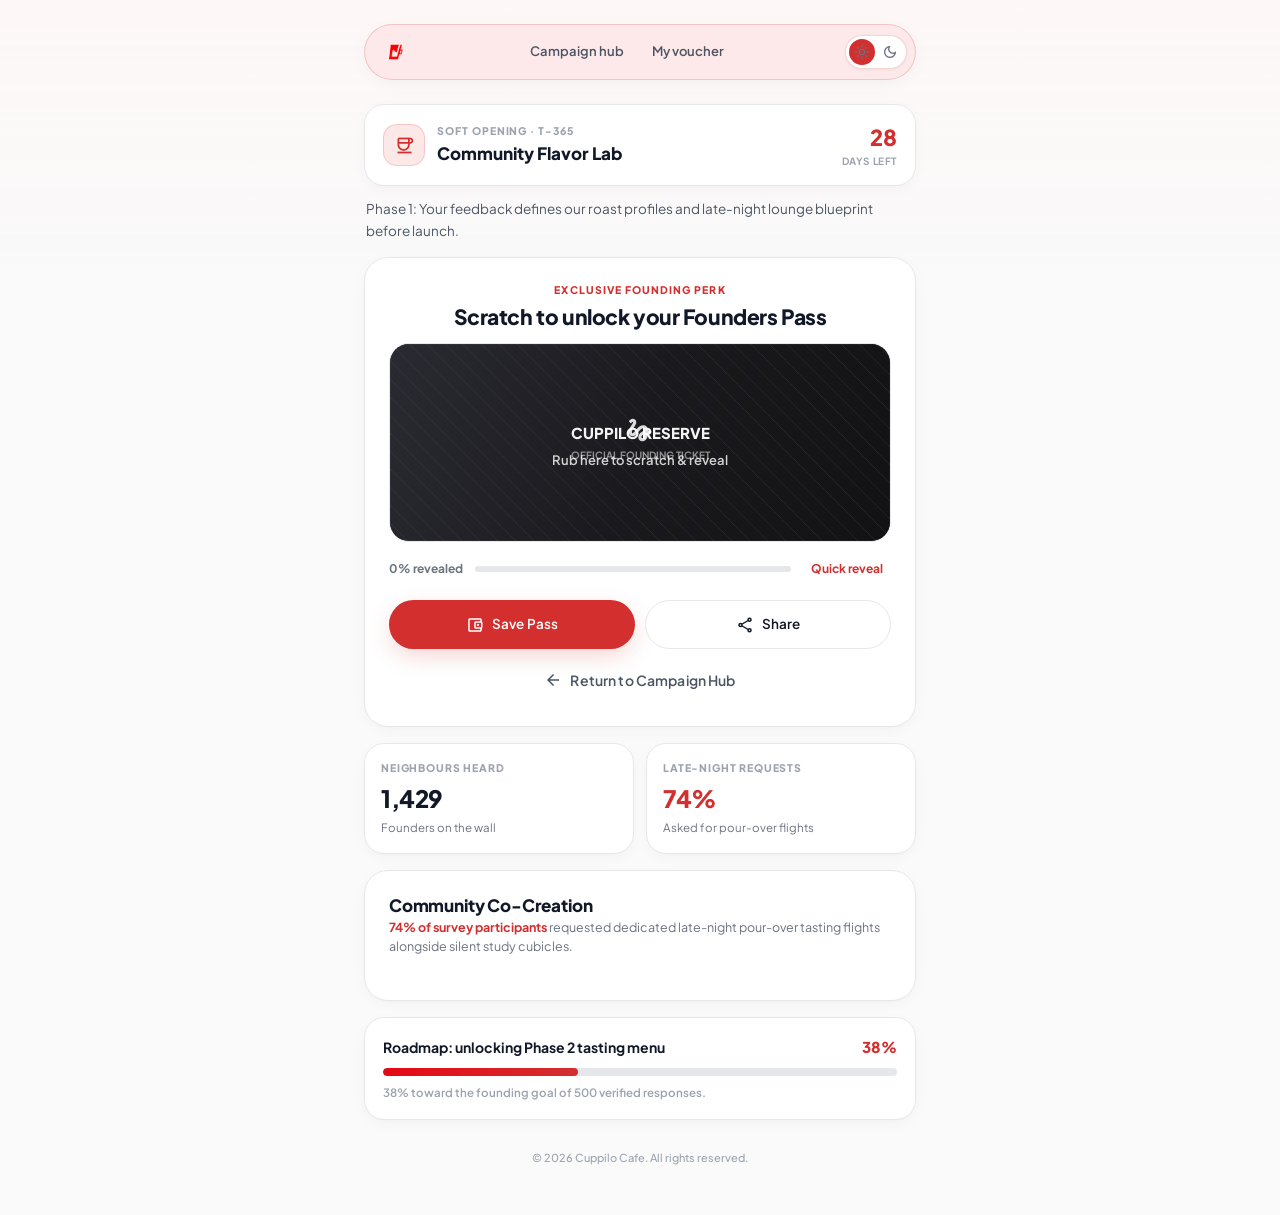
<file: scratch.html>
<!DOCTYPE html>
<html lang="en">
<head>
  <meta charset="utf-8"/>
  <meta name="viewport" content="width=device-width, initial-scale=1.0"/>
  <title>Founding Perk — Scratch Card — CUPPILO</title>
  <meta name="robots" content="noindex, nofollow"/>
  <meta name="theme-color" content="#D32F2F"/>
  <link rel="icon" type="image/svg+xml" href="img/favicon.svg"/>
  <link rel="preconnect" href="https://fonts.googleapis.com"/>
  <link rel="preconnect" href="https://fonts.gstatic.com" crossorigin/>
  <script>
    (function(){
      try{
        var t = localStorage.getItem('cuppilo-theme');
        if(!t){ t = window.matchMedia('(prefers-color-scheme: dark)').matches ? 'dark' : 'light'; }
        document.documentElement.setAttribute('data-theme', t);
      }catch(e){ document.documentElement.setAttribute('data-theme','light'); }
    })();
  </script>
  <link rel="stylesheet" href="css/styles.css"/>
</head>
<body>

  <div class="wrap">

    <header class="topnav">
      <div class="topnav-inner">
        <a class="topnav-logo" href="index.html" aria-label="Cuppilo home">
          <img src="img/logo-icon.png" alt="CUPPILO"/>
        </a>
        <nav class="topnav-links" aria-label="Primary">
          <a href="index.html">Campaign hub</a>
          <a href="thank-you.html">My voucher</a>
        </nav>
        <div class="topnav-actions">
          <button class="theme-toggle" id="themeToggle" type="button" aria-label="Toggle colour theme">
            <span class="t-sun"><span class="material-symbols-outlined">light_mode</span></span>
            <span class="t-moon"><span class="material-symbols-outlined">dark_mode</span></span>
          </button>
        </div>
      </div>
    </header>

    <main style="display:flex;flex-direction:column;gap:16px;">

      <!-- CAMPAIGN MILESTONE BANNER -->
      <section class="scratch-banner">
        <div class="sb-icon"><span class="material-symbols-outlined">coffee</span></div>
        <div>
          <div class="sb-label">Soft Opening · T-365</div>
          <div class="sb-value">Community Flavor Lab</div>
        </div>
        <div class="sb-count">
          <span id="daysLeft">365</span>
          <small>DAYS LEFT</small>
        </div>
      </section>

      <p style="font-size:13.5px;line-height:1.6;color:var(--text-2);margin:-4px 2px 0;">
        Phase 1: Your feedback defines our roast profiles and late-night lounge blueprint before launch.
      </p>

      <!-- SCRATCH CARD HERO -->
      <section class="card scratch-stage">
        <div class="scratch-kicker">Exclusive Founding Perk</div>
        <h2>Scratch to unlock your Founders Pass</h2>

        <div class="scratch-reveal">
          <div class="sr-label">Founder Pass Unlocked</div>
          <div class="sr-name">Tasting Flight &amp; Single-Origin Chemex</div>
          <div class="sr-value">₹0 entry · 3 mini pours plus a signature warm croissant on the house.</div>
          <div class="sr-code" id="revealCode">
            <span class="material-symbols-outlined" style="font-size:16px">confirmation_number</span>
            <span id="passCode">CUPPILO-365</span>
          </div>

          <div class="scratch-canvas-wrap" id="canvasWrap">
            <canvas id="scratchCanvas"></canvas>
            <div class="scratch-hint" id="scratchHint">
              <span class="material-symbols-outlined">gesture</span>
              <span>Rub here to scratch &amp; reveal</span>
            </div>
          </div>
        </div>

        <div class="scratch-progress">
          <span id="pctLabel">0% revealed</span>
          <span class="track"><span class="fill" id="pctFill"></span></span>
          <button class="btn-ghost" id="quickReveal" type="button" style="padding:4px 8px;font-size:12px;font-weight:700;color:var(--primary)">Quick reveal</button>
        </div>

        <div class="scratch-actions">
          <div class="row">
            <button class="btn btn-primary" id="savePass" type="button">
              <span class="material-symbols-outlined">account_balance_wallet</span>
              Save Pass
            </button>
            <button class="btn btn-secondary" id="sharePass" type="button">
              <span class="material-symbols-outlined">share</span>
              Share
            </button>
          </div>
          <a class="btn btn-ghost btn-block" href="index.html">
            <span class="material-symbols-outlined">arrow_back</span>
            Return to Campaign Hub
          </a>
        </div>
      </section>

      <!-- COMMUNITY PULSE -->
      <section class="stat-row">
        <div class="stat-card">
          <div class="sc-label">Neighbours heard</div>
          <div class="sc-value" id="founderTotal">1,429</div>
          <div class="sc-hint">Founders on the wall</div>
        </div>
        <div class="stat-card">
          <div class="sc-label">Late-night requests</div>
          <div class="sc-value accent">74%</div>
          <div class="sc-hint">Asked for pour-over flights</div>
        </div>
      </section>

      <section class="card">
        <div class="section-head">
          <h2>Community Co-Creation</h2>
          <p>
            <strong style="color:var(--primary)">74% of survey participants</strong> requested dedicated
            late-night pour-over tasting flights alongside silent study cubicles.
          </p>
        </div>
      </section>

      <!-- ROADMAP -->
      <section class="roadmap">
        <div class="rm-top">
          <span class="rm-title">Roadmap: unlocking Phase 2 tasting menu</span>
          <span class="rm-pct">38%</span>
        </div>
        <div class="track"><div class="fill" style="width:38%"></div></div>
        <div class="rm-note">38% toward the founding goal of 500 verified responses.</div>
      </section>

      <p class="copyright">&copy; 2026 Cuppilo Cafe. All rights reserved.</p>

    </main>
  </div>

  <div class="toast" id="toast" role="status" aria-live="polite">
    <span class="material-symbols-outlined" id="toastIcon">check_circle</span>
    <span id="toastText">Saved</span>
  </div>

  <script>
  (function(){
    'use strict';

    var SUPABASE_URL = 'https://ydugwvdotepndwdmqmxo.supabase.co';
    var ANON_KEY = 'eyJhbGciOiJIUzI1NiIsInR5cCI6IkpXVCJ9.eyJpc3MiOiJzdXBhYmFzZSIsInJlZiI6InlkdWd3dmRvdGVwbmR3ZG1xbXhvIiwicm9sZSI6ImFub24iLCJpYXQiOjE3ODk4MDIwODEsImV4cCI6MjEwNTM3ODA4MX0.R_gNOA4TNeKhaOOQ9Wl6P0fjwVO3gp2L6-SH29aC-TM';

    var params = new URLSearchParams(window.location.search);
    var code = params.get('voucher') || 'CUPPILO-365';
    document.getElementById('passCode').textContent = code;

    var launch = new Date('2027-01-01T09:00:00+05:30');
    var days = Math.max(0, Math.ceil((launch - Date.now()) / 86400000));
    document.getElementById('daysLeft').textContent = days;

    var toastTimer;
    function toast(msg, ok){
      var el = document.getElementById('toast');
      document.getElementById('toastText').textContent = msg;
      document.getElementById('toastIcon').textContent = ok === false ? 'error' : 'check_circle';
      el.classList.add('show');
      clearTimeout(toastTimer);
      toastTimer = setTimeout(function(){ el.classList.remove('show'); }, 2800);
    }

    function setTheme(t){
      document.documentElement.setAttribute('data-theme', t);
      try{ localStorage.setItem('cuppilo-theme', t); }catch(e){}
    }
    document.getElementById('themeToggle').addEventListener('click', function(){
      var cur = document.documentElement.getAttribute('data-theme');
      setTheme(cur === 'dark' ? 'light' : 'dark');
    });

    function copyText(text){
      if(navigator.clipboard && navigator.clipboard.writeText){
        return navigator.clipboard.writeText(text);
      }
      return new Promise(function(resolve, reject){
        var ta = document.createElement('textarea');
        ta.value = text;
        ta.style.position = 'fixed';
        ta.style.opacity = '0';
        document.body.appendChild(ta);
        ta.select();
        try{ document.execCommand('copy'); resolve(); }
        catch(e){ reject(e); }
        document.body.removeChild(ta);
      });
    }

    /* ── community founder count ── */
    (function loadFounderCount(){
      fetch(SUPABASE_URL + '/rest/v1/founders?select=id&limit=1', {
        headers: {
          'apikey': ANON_KEY,
          'Authorization': 'Bearer ' + ANON_KEY,
          'Prefer': 'count=exact'
        }
      }).then(function(r){
        var header = r.headers.get('content-range');
        if(!header) return null;
        var n = parseInt(header.split('/')[1], 10);
        return isNaN(n) ? null : n;
      }).then(function(n){
        if(n && n > 0){
          document.getElementById('founderTotal').textContent = n.toLocaleString('en-US');
        }
      }).catch(function(){});
    })();

    /* ── scratch card ── */
    var canvas = document.getElementById('scratchCanvas');
    var wrap = document.getElementById('canvasWrap');
    var ctx = null;
    try{ ctx = canvas.getContext('2d', { willReadFrequently: true }); }catch(e){ ctx = null; }
    var hint = document.getElementById('scratchHint');
    var fill = document.getElementById('pctFill');
    var pctLabel = document.getElementById('pctLabel');
    var revealed = false;
    var drawing = false;
    var dpr = Math.max(1, Math.min(3, window.devicePixelRatio || 1));

    function drawCover(w, h){
      if(!ctx) return;
      var g = ctx.createLinearGradient(0, 0, w, h);
      g.addColorStop(0, '#2A2A32');
      g.addColorStop(.5, '#1A1A1E');
      g.addColorStop(1, '#121214');
      ctx.globalCompositeOperation = 'source-over';
      ctx.fillStyle = g;
      ctx.fillRect(0, 0, w, h);

      ctx.strokeStyle = 'rgba(211,47,47,.20)';
      ctx.lineWidth = 1;
      for(var x = -h; x < w; x += 18){
        ctx.beginPath();
        ctx.moveTo(x, 0);
        ctx.lineTo(x + h, h);
        ctx.stroke();
      }

      ctx.strokeStyle = 'rgba(255,255,255,.045)';
      ctx.strokeRect(.5, .5, w - 1, h - 1);

      ctx.textAlign = 'center';
      ctx.fillStyle = '#F4F4F5';
      ctx.font = '800 15px "Plus Jakarta Sans", system-ui, sans-serif';
      ctx.fillText('CUPPILO RESERVE', w / 2, h / 2 - 4);
      ctx.fillStyle = 'rgba(244,244,245,.55)';
      ctx.font = '700 10px "Plus Jakarta Sans", system-ui, sans-serif';
      ctx.fillText('OFFICIAL FOUNDING TICKET', w / 2, h / 2 + 16);
    }

    function sizeCanvas(){
      if(revealed) return;
      var rect = wrap.getBoundingClientRect();
      canvas.width = Math.max(1, Math.round(rect.width * dpr));
      canvas.height = Math.max(1, Math.round(rect.height * dpr));
      drawCover(canvas.width, canvas.height);
    }

    function erase(x, y){
      if(!ctx){
        if(hint) hint.style.opacity = '0';
        return;
      }
      ctx.globalCompositeOperation = 'destination-out';
      ctx.beginPath();
      ctx.arc(x * dpr, y * dpr, 26 * dpr, 0, Math.PI * 2, false);
      ctx.fill();
      if(hint) hint.style.opacity = '0';
      checkProgress();
    }

    function checkProgress(){
      if(revealed) return;
      var data, total = 0, clear = 0, i;
      try{
        data = ctx.getImageData(0, 0, canvas.width, canvas.height).data;
      }catch(e){ return; }
      for(i = 3; i < data.length; i += 4 * 97){
        total++;
        if(data[i] === 0) clear++;
      }
      if(!total) return;
      var pct = Math.min(100, Math.round((clear / total) * 100));
      fill.style.width = pct + '%';
      pctLabel.textContent = pct + '% revealed';
      if(pct >= 55) revealAll();
    }

    function revealAll(){
      if(revealed) return;
      revealed = true;
      fill.style.width = '100%';
      pctLabel.textContent = '100% unlocked';
      if(hint) hint.style.display = 'none';
      canvas.style.transition = 'opacity .4s ease-out';
      canvas.style.opacity = '0';
      setTimeout(function(){ canvas.style.pointerEvents = 'none'; }, 400);
      try{ sessionStorage.setItem('cuppilo-scratch-done', '1'); }catch(e){}
    }

    function point(e){
      var rect = canvas.getBoundingClientRect();
      var src = e.touches && e.touches.length ? e.touches[0] : e;
      return { x: src.clientX - rect.left, y: src.clientY - rect.top };
    }

    canvas.addEventListener('mousedown', function(e){
      drawing = true;
      var p = point(e);
      erase(p.x, p.y);
    });
    canvas.addEventListener('mousemove', function(e){
      if(!drawing) return;
      var p = point(e);
      erase(p.x, p.y);
    });
    window.addEventListener('mouseup', function(){ drawing = false; });

    canvas.addEventListener('touchstart', function(e){
      drawing = true;
      var p = point(e);
      erase(p.x, p.y);
    }, { passive: true });
    canvas.addEventListener('touchmove', function(e){
      if(!drawing) return;
      var p = point(e);
      erase(p.x, p.y);
      e.preventDefault();
    }, { passive: false });
    canvas.addEventListener('touchend', function(){ drawing = false; });

    document.getElementById('quickReveal').addEventListener('click', revealAll);

    try{
      if(sessionStorage.getItem('cuppilo-scratch-done') === '1'){
        setTimeout(revealAll, 120);
      }
    }catch(e){}

    var resizeTimer;
    window.addEventListener('resize', function(){
      clearTimeout(resizeTimer);
      resizeTimer = setTimeout(sizeCanvas, 150);
    });
    if(document.fonts && document.fonts.ready){
      document.fonts.ready.then(function(){ sizeCanvas(); });
    }
    sizeCanvas();

    /* ── actions ── */
    document.getElementById('revealCode').addEventListener('click', function(){
      copyText(document.getElementById('passCode').textContent.trim())
        .then(function(){ toast('Pass code copied.'); })
        .catch(function(){ toast('Copy failed — please copy manually.', false); });
    });

    document.getElementById('savePass').addEventListener('click', function(){
      var founder = params.get('founder');
      var lines = [
        'CUPPILO — FOUNDERS PASS',
        '========================',
        'Code: ' + code,
        'Reward: Tasting Flight & Single-Origin Chemex',
        'Includes: signature warm croissant',
        founder ? ('Founder number: ' + founder) : 'Founder number: pending',
        'Valid at Main Street Flagship',
        'Expires 31 Dec 2026',
        '',
        'Show this pass at the counter.',
        'https://www.instagram.com/cuppilo.campaign'
      ].join('\n');
      try{
        var blob = new Blob([lines], { type: 'text/plain;charset=utf-8' });
        var url = URL.createObjectURL(blob);
        var a = document.createElement('a');
        a.href = url;
        a.download = 'cuppilo-founders-pass.txt';
        document.body.appendChild(a);
        a.click();
        document.body.removeChild(a);
        setTimeout(function(){ URL.revokeObjectURL(url); }, 4000);
        toast('Pass saved to your device.');
      }catch(e){
        toast('Could not save the pass.', false);
      }
    });

    document.getElementById('sharePass').addEventListener('click', function(){
      var shareUrl = location.origin + location.pathname;
      var data = {
        title: 'Cuppilo Founders Pass',
        text: 'I unlocked a founding perk at Cuppilo. Scratch your own card: ' + code,
        url: shareUrl
      };
      if(navigator.share){
        navigator.share(data).catch(function(){});
        return;
      }
      copyText(shareUrl + ' — ' + data.text)
        .then(function(){ toast('Share text copied to clipboard.'); })
        .catch(function(){ toast('Sharing is not available here.', false); });
    });
  })();
  </script>

</body>
</html>
</file>
<file: css/styles.css>
/* ═══════════════════════════════════════════════════════════
   CUPPILO — Modern Crimson Cafe / Obsidian Crimson
   Dual-theme design system (light default, dark toggle)
   ═══════════════════════════════════════════════════════════ */
@import url('https://fonts.googleapis.com/css2?family=Plus+Jakarta+Sans:wght@400;500;600;700;800&display=swap');
@import url('https://fonts.googleapis.com/css2?family=Material+Symbols+Outlined:opsz,wght,FILL,GRAD@20..48,100..700,0..1,-50..200&display=swap');

/* ── RESET ── */
*,*::before,*::after{box-sizing:border-box;margin:0;padding:0}
html{scroll-behavior:smooth;-webkit-text-size-adjust:100%}
img,svg{display:block;max-width:100%}
button,input,textarea,select{font:inherit;color:inherit}
button{background:none;border:none;cursor:pointer}
a{color:inherit;text-decoration:none}
ul{list-style:none}

/* ── LIGHT TOKENS (Modern Crimson Cafe) ── */
:root{
  color-scheme:light;
  --bg:#FAFAFA;
  --bg-warm:#FDF7F7;
  --surface:#FFFFFF;
  --surface-2:#F8F9FA;
  --surface-3:#F1F3F5;
  --border:#E5E7EB;
  --border-soft:#EFF1F3;
  --text:#111827;
  --text-2:#4B5563;
  --text-3:#6B7280;
  --text-4:#9CA3AF;
  --primary:#D32F2F;
  --primary-strong:#B71C1C;
  --accent:#E50914;
  --on-primary:#FFFFFF;
  --tint:#FDE8E8;
  --tint-border:rgba(211,47,47,.18);
  --tint-strong:rgba(211,47,47,.10);
  --charcoal:#111827;
  --shadow-card:0 4px 16px -2px rgba(17,24,39,.04),0 2px 4px -1px rgba(17,24,39,.02);
  --shadow-float:0 8px 24px -4px rgba(211,47,47,.25);
  --shadow-soft:0 4px 20px -4px rgba(0,0,0,.05);
  --header-bg:rgba(253,232,232,.92);
  --header-border:rgba(211,47,47,.20);
  --dock-bg:rgba(255,255,255,.92);
  --seg-empty:#E5E7EB;
  --input-bg:#FFFFFF;
  --disabled-bg:#E5E7EB;
  --disabled-text:#9CA3AF;
  --success:#16A34A;
  --warning:#D97706;
}

/* ── DARK TOKENS (Obsidian Crimson) ── */
html[data-theme="dark"]{
  color-scheme:dark;
  --bg:#121214;
  --bg-warm:#1A1A1E;
  --surface:#222228;
  --surface-2:#1A1A1E;
  --surface-3:#2A2A32;
  --border:#33333E;
  --border-soft:#26262F;
  --text:#F4F4F5;
  --text-2:#A1A1AA;
  --text-3:#8B8B95;
  --text-4:#71717A;
  --primary:#EF4444;
  --primary-strong:#E50914;
  --accent:#E50914;
  --on-primary:#FFFFFF;
  --tint:rgba(239,68,68,.15);
  --tint-border:rgba(239,68,68,.32);
  --tint-strong:rgba(239,68,68,.12);
  --charcoal:#F4F4F5;
  --shadow-card:none;
  --shadow-float:0 8px 24px -4px rgba(239,68,68,.35);
  --shadow-soft:0 12px 32px -4px rgba(0,0,0,.65);
  --header-bg:rgba(26,26,30,.92);
  --header-border:#33333E;
  --dock-bg:rgba(18,18,20,.92);
  --seg-empty:#27272e;
  --input-bg:#1A1A1E;
  --disabled-bg:#26262F;
  --disabled-text:#52525B;
  --success:#4ADE80;
  --warning:#FBBF24;
}

/* ── BASE ── */
body{
  font-family:'Plus Jakarta Sans',system-ui,-apple-system,sans-serif;
  line-height:1.5;
  background:var(--bg);
  color:var(--text);
  -webkit-font-smoothing:antialiased;
  -moz-osx-font-smoothing:grayscale;
  -webkit-tap-highlight-color:transparent;
  overflow-x:clip;
  transition:background-color .3s ease,color .3s ease;
}
body::before{
  content:"";position:fixed;inset:0 0 auto 0;height:280px;pointer-events:none;z-index:0;
  background:linear-gradient(180deg,var(--bg-warm),transparent);
}
html[data-theme="dark"] body::before{opacity:.6}
h1,h2,h3,h4{font-weight:700;letter-spacing:-.02em;line-height:1.2;color:var(--text)}
p{color:var(--text-2)}
.material-symbols-outlined{
  font-family:'Material Symbols Outlined';font-weight:normal;font-style:normal;
  line-height:1;letter-spacing:normal;text-transform:none;display:inline-block;
  white-space:nowrap;word-wrap:normal;direction:ltr;
  font-variation-settings:'FILL' 0,'wght' 400,'GRAD' 0,'opsz' 24;
  -webkit-font-feature-settings:'liga';font-feature-settings:'liga';
}

/* ── LAYOUT SHELL ── */
.wrap{
  position:relative;z-index:1;
  width:100%;max-width:420px;margin:0 auto;
  padding:12px 16px 32px;
  display:flex;flex-direction:column;gap:16px;
  min-height:100vh;
}
@media(min-width:640px){.wrap{max-width:540px;padding:16px 24px 40px;gap:20px}}
@media(min-width:1024px){.wrap{max-width:600px;padding:24px 24px 48px}}

.card{
  background:var(--surface);
  border:1px solid var(--border);
  border-radius:24px;
  padding:24px;
  box-shadow:var(--shadow-card);
}

/* ═══════════ FLOATING PILL HEADER ═══════════ */
.topnav{position:sticky;top:12px;z-index:60;margin-bottom:4px}
.topnav-inner{
  display:flex;align-items:center;justify-content:space-between;gap:8px;
  height:56px;padding:0 8px 0 18px;
  background:var(--header-bg);
  -webkit-backdrop-filter:blur(14px);backdrop-filter:blur(14px);
  border:1px solid var(--header-border);
  border-radius:9999px;
  box-shadow:var(--shadow-soft);
}
.topnav-logo{display:flex;align-items:center;gap:8px;height:30px}
.topnav-logo img{height:26px;width:auto;object-fit:contain}
.topnav-actions{display:flex;align-items:center;gap:6px}
.topnav-links{display:none;align-items:center;gap:4px}
.topnav-links a{
  font-size:13px;font-weight:600;color:var(--text-2);
  padding:7px 12px;border-radius:9999px;transition:.2s;
}
.topnav-links a:hover{color:var(--primary);background:var(--tint-strong)}
@media(min-width:768px){.topnav-links{display:flex}.hamburger{display:none!important}}

.icon-btn{
  width:40px;height:40px;border-radius:9999px;
  display:inline-flex;align-items:center;justify-content:center;
  color:var(--text-2);transition:.2s;
}
.icon-btn:hover{background:var(--tint-strong);color:var(--primary)}
.icon-btn .material-symbols-outlined{font-size:22px}

/* theme toggle */
.theme-toggle{
  display:flex;align-items:center;gap:2px;padding:3px;
  background:var(--surface);border:1px solid var(--header-border);
  border-radius:9999px;box-shadow:0 1px 3px rgba(0,0,0,.06);
}
.theme-toggle span{
  width:26px;height:26px;border-radius:9999px;
  display:inline-flex;align-items:center;justify-content:center;
  color:var(--text-3);transition:.2s;
}
.theme-toggle span .material-symbols-outlined{font-size:16px}
html[data-theme="light"] .theme-toggle .t-sun,
html[data-theme="dark"] .theme-toggle .t-moon{
  background:var(--primary);color:#fff;
}
html[data-theme="dark"] .theme-toggle span:not(.t-moon):hover{color:var(--primary)}
html[data-theme="light"] .theme-toggle span:not(.t-sun):hover{color:var(--primary)}

/* drawer */
.drawer{
  position:fixed;inset:0;z-index:80;
  background:rgba(17,24,39,.45);
  -webkit-backdrop-filter:blur(3px);backdrop-filter:blur(3px);
  opacity:0;pointer-events:none;transition:opacity .28s ease;
}
.drawer.open{opacity:1;pointer-events:auto}
.drawer-panel{
  position:absolute;top:12px;right:16px;left:16px;
  background:var(--surface);border:1px solid var(--border);
  border-radius:24px;padding:12px;box-shadow:var(--shadow-soft);
  transform:translateY(-12px);transition:transform .28s cubic-bezier(.22,1,.36,1);
}
.drawer.open .drawer-panel{transform:translateY(0)}
.drawer-panel a{
  display:flex;align-items:center;justify-content:space-between;
  padding:13px 16px;border-radius:16px;
  font-size:14px;font-weight:600;color:var(--text);
}
.drawer-panel a:hover{background:var(--surface-3);color:var(--primary)}
.drawer-panel a .material-symbols-outlined{font-size:18px;color:var(--text-4)}
.drawer-panel .drawer-cta{
  background:var(--primary);color:var(--on-primary);justify-content:center;
  margin-top:6px;gap:8px;
}
.drawer-panel .drawer-cta:hover{background:var(--primary-strong);color:var(--on-primary)}

/* ═══════════ BUTTONS ═══════════ */
.btn{
  display:inline-flex;align-items:center;justify-content:center;gap:8px;
  border-radius:9999px;font-weight:600;font-size:14px;letter-spacing:.01em;
  padding:14px 28px;transition:.2s;border:1px solid transparent;
}
.btn .material-symbols-outlined{font-size:18px}
.btn-primary{background:var(--primary);color:var(--on-primary);box-shadow:var(--shadow-float)}
.btn-primary:hover{background:var(--accent);filter:brightness(.97)}
.btn-primary:active{transform:scale(.98)}
.btn-secondary{background:var(--surface);border-color:var(--border);color:var(--text)}
.btn-secondary:hover{border-color:var(--text);background:var(--surface-2)}
.btn-ghost{background:transparent;color:var(--text-2);padding:10px 18px}
.btn-ghost:hover{color:var(--primary)}
.btn-block{display:flex;width:100%}
.btn:disabled,.btn[disabled]{opacity:.55;pointer-events:none}
.btn-sm{padding:9px 16px;font-size:13px}

/* ═══════════ HERO ═══════════ */
.hero-card{padding:24px}
.badge{
  display:inline-flex;align-items:center;gap:7px;
  padding:5px 12px;border-radius:9999px;
  background:var(--tint);border:1px solid var(--tint-border);
  color:var(--primary);font-size:11px;font-weight:700;
  letter-spacing:.06em;text-transform:uppercase;margin-bottom:16px;
}
.badge .material-symbols-outlined{font-size:14px}
.badge .pulse{
  width:6px;height:6px;border-radius:50%;background:var(--primary);
  animation:pulse 1.8s ease-in-out infinite;
}
@keyframes pulse{0%,100%{opacity:1;transform:scale(1)}50%{opacity:.35;transform:scale(.75)}}

.hero-card h1{font-size:32px;font-weight:800;letter-spacing:-.025em;margin-bottom:12px}
.hero-card h1 .accent{color:var(--primary)}
.hero-card .hero-sub{font-size:15px;line-height:1.6;color:var(--text-2);margin-bottom:16px}
.countdown{
  display:flex;align-items:center;gap:8px;
  padding:11px 14px;border-radius:16px;
  background:var(--surface-2);border:1px solid var(--border);
  font-size:13px;font-weight:600;color:var(--text-2);margin-bottom:20px;
}
.countdown .material-symbols-outlined{font-size:18px;color:var(--primary)}
.countdown b{color:var(--text);font-weight:700}

/* rotating CTA */
.cta-rot{
  position:relative;height:20px;overflow:hidden;
  display:inline-flex;align-items:center;min-width:150px;justify-content:center;
}
.cta-rot span{
  position:absolute;left:50%;top:50%;transform:translate(-50%,calc(-50% + 12px));
  opacity:0;white-space:nowrap;transition:.42s cubic-bezier(.22,1,.36,1);
  font-size:14px;font-weight:600;
}
.cta-rot span.active{opacity:1;transform:translate(-50%,-50%)}

/* ═══════════ PROCESS CARD ═══════════ */
.section-head{margin-bottom:20px}
.section-head h2{font-size:17px;font-weight:800;letter-spacing:-.01em}
.section-head p{font-size:12.5px;color:var(--text-3);margin-top:3px}
.process-list{display:flex;flex-direction:column;gap:0}
.process-item{display:flex;gap:14px;padding:14px 0}
.process-item:first-child{padding-top:0}
.process-item:last-child{padding-bottom:0}
.process-num{
  width:38px;height:38px;flex-shrink:0;border-radius:14px;
  background:var(--tint);border:1px solid var(--tint-border);
  display:flex;align-items:center;justify-content:center;color:var(--primary);
}
.process-num .material-symbols-outlined{font-size:19px}
.process-body h3{
  font-size:11.5px;font-weight:700;text-transform:uppercase;
  letter-spacing:.08em;color:var(--text-3);margin-bottom:3px;
}
.process-body p{font-size:13px;line-height:1.55;color:var(--text-2)}
.process-divider{height:1px;background:var(--border-soft);margin-left:52px}

/* ═══════════ SURVEY ═══════════ */
.survey{
  scroll-margin-top:80px;
  display:flex;flex-direction:column;
  min-height:100vh;
  margin:0 -16px;padding:0 16px;
}
@media(min-width:640px){.survey{margin:0 -24px;padding:0 24px}}
.survey-head{
  position:sticky;top:0;z-index:50;
  background:var(--bg);
  padding:16px 0 12px;
  margin:0 -16px;padding-left:16px;padding-right:16px;
  border-bottom:1px solid var(--border-soft);
}
@media(min-width:640px){.survey-head{margin:0 -24px;padding-left:24px;padding-right:24px}}
body.survey-active .topnav{display:none}
.survey-head-top{display:flex;align-items:center;justify-content:space-between;margin-bottom:14px}
.survey-head-top .topnav-logo img{height:24px}
.seg-progress{display:grid;grid-template-columns:repeat(6,1fr);gap:6px;margin-bottom:9px}
.seg-progress .seg{
  height:6px;border-radius:9999px;background:var(--seg-empty);
  transition:background .3s ease,box-shadow .3s ease;
}
.seg-progress .seg.done,.seg-progress .seg.active{
  background:var(--primary);box-shadow:0 0 8px rgba(211,47,47,.55);
}
html[data-theme="dark"] .seg-progress .seg.done,
html[data-theme="dark"] .seg-progress .seg.active{box-shadow:0 0 8px rgba(239,68,68,.6)}
.step-meta{
  display:flex;align-items:center;justify-content:space-between;
  font-size:11px;font-weight:700;letter-spacing:.08em;text-transform:uppercase;
}
.step-meta .step-count{color:var(--primary)}
.step-meta .step-cat{color:var(--text-3)}

.survey-body{flex:1;padding:16px 0 24px}
.step{display:none}
.step.active{display:block;animation:fadeUp .38s cubic-bezier(.22,1,.36,1)}
@keyframes fadeUp{from{opacity:0;transform:translateY(14px)}to{opacity:1;transform:translateY(0)}}

.q-card{
  background:var(--surface);border:1px solid var(--border);
  border-radius:24px;padding:20px;margin-bottom:16px;box-shadow:var(--shadow-card);
}
.q-badge{
  display:inline-flex;align-items:center;gap:7px;
  padding:4px 11px;border-radius:9999px;
  background:var(--tint);border:1px solid var(--tint-border);
  color:var(--primary);font-size:10.5px;font-weight:800;
  letter-spacing:.07em;text-transform:uppercase;margin-bottom:12px;
}
.q-badge .pulse{
  width:5px;height:5px;border-radius:50%;background:var(--primary);
  animation:pulse 1.8s ease-in-out infinite;
}
.q-card h2{font-size:20px;font-weight:700;letter-spacing:-.015em;margin-bottom:7px;line-height:1.3}
.q-card .q-sub{font-size:13.5px;line-height:1.55;color:var(--text-3)}

/* options */
.options{display:flex;flex-direction:column;gap:11px}
.option{
  display:flex;align-items:center;gap:13px;width:100%;text-align:left;
  background:var(--surface);border:1px solid var(--border);
  border-radius:20px;padding:15px 16px;transition:.22s cubic-bezier(.4,0,.2,1);
}
.option:hover{border-color:var(--text-4);background:var(--surface-2)}
.option:active{transform:scale(.985)}
.option-icon{
  width:46px;height:46px;flex-shrink:0;border-radius:16px;
  background:var(--surface-3);border:1px solid var(--border);
  display:flex;align-items:center;justify-content:center;color:var(--text-2);transition:.22s;
}
.option-icon .material-symbols-outlined{font-size:23px}
.option-text{flex:1;min-width:0}
.option-title{
  display:block;font-size:15px;font-weight:700;color:var(--text);
  letter-spacing:-.01em;line-height:1.35;
}
.option-desc{
  display:block;font-size:12px;color:var(--text-3);margin-top:2px;line-height:1.45;
}
.option-radio{
  width:24px;height:24px;flex-shrink:0;border-radius:50%;
  border:2px solid var(--border);transition:.22s;
  display:flex;align-items:center;justify-content:center;
}
.option-radio .material-symbols-outlined{font-size:15px;color:#fff;opacity:0;transform:scale(.5);transition:.18s}
.option[aria-checked="true"]{
  border:2px solid var(--primary);background:var(--tint-strong);
  padding:14px 15px;box-shadow:var(--shadow-float);
}
html[data-theme="dark"] .option[aria-checked="true"]{background:#221316}
.option[aria-checked="true"] .option-icon{background:var(--tint);border-color:var(--tint-border);color:var(--primary)}
.option[aria-checked="true"] .option-radio{background:var(--primary);border-color:var(--primary)}
.option[aria-checked="true"] .option-radio .material-symbols-outlined{opacity:1;transform:scale(1)}
.option[aria-checked="true"] .option-title{font-weight:800}

/* custom input inside an option */
.option-custom{
  width:100%;margin-top:10px;padding:11px 14px;
  border:1px solid var(--border);border-radius:14px;
  background:var(--input-bg);font-size:14px;color:var(--text);outline:none;
}
.option-custom:focus{border-color:var(--primary);box-shadow:0 0 0 3px var(--tint-strong)}
.option-custom::placeholder{color:var(--text-4)}

/* ═══════════ FORM FIELDS (step 6) ═══════════ */
.field{margin-bottom:16px}
.field:last-child{margin-bottom:0}
.field label{
  display:block;font-size:13.5px;font-weight:700;color:var(--text);margin-bottom:8px;
}
.field .label-hint{font-weight:500;color:var(--text-4)}
.input,.textarea{
  width:100%;padding:14px 16px;
  background:var(--input-bg);border:1px solid var(--border);
  border-radius:16px;font-size:15px;color:var(--text);outline:none;transition:.2s;
}
.textarea{min-height:104px;resize:vertical;line-height:1.55}
.input:focus,.textarea:focus{
  border:2px solid var(--primary);padding:13px 15px;
  box-shadow:0 0 0 3px var(--tint-strong);
}
.input::placeholder,.textarea::placeholder{color:var(--text-4)}
.input.shake{animation:shake .4s ease}
@keyframes shake{0%,100%{transform:translateX(0)}25%,75%{transform:translateX(-5px)}40%,60%{transform:translateX(5px)}}
.field-error{font-size:12.5px;color:var(--primary);font-weight:600;margin-top:7px;display:none}
.field-error.show{display:block}

/* ═══════════ SURVEY DOCK ═══════════ */
.dock{
  position:fixed;left:0;right:0;bottom:0;z-index:55;
  display:none;align-items:center;gap:12px;
  padding:12px 16px calc(12px + env(safe-area-inset-bottom));
  max-width:420px;margin:0 auto;
  background:var(--dock-bg);
  -webkit-backdrop-filter:blur(14px);backdrop-filter:blur(14px);
  border-top:1px solid var(--border);
}
@media(min-width:640px){.dock{max-width:540px}}
@media(min-width:1024px){.dock{max-width:600px}}
body.survey-active .dock{display:flex}
.dock-back{
  width:48px;height:48px;flex-shrink:0;border-radius:9999px;
  border:1px solid var(--border);background:var(--surface);
  display:flex;align-items:center;justify-content:center;color:var(--text-2);
}
.dock-back:hover{border-color:var(--text);color:var(--text)}
.dock-back:disabled{opacity:.45;cursor:not-allowed}
.dock-next{
  flex:1;height:48px;border-radius:9999px;
  background:linear-gradient(90deg,var(--accent),var(--primary));
  color:#fff;font-size:15px;font-weight:700;
  display:flex;align-items:center;justify-content:center;gap:8px;
  box-shadow:var(--shadow-float);transition:.2s;
}
.dock-next:hover{filter:brightness(1.07)}
.dock-next:active{transform:scale(.98)}
.dock-next:disabled{opacity:.6;cursor:wait;transform:none}
.dock-next .material-symbols-outlined{font-size:19px}

/* ═══════════ BADGES / CHIPS ═══════════ */
.chip{
  display:inline-flex;align-items:center;gap:6px;
  padding:8px 15px;border-radius:9999px;
  background:var(--surface-2);border:1px solid var(--border);
  font-size:13px;font-weight:600;color:var(--text-2);transition:.2s;
}
.chip:hover{border-color:var(--text-4);color:var(--text)}
.chip.on{background:var(--primary);border-color:transparent;color:#fff}

/* ═══════════ FOOTER ═══════════ */
.site-footer{
  background:var(--surface);border:1px solid var(--border);
  border-radius:24px;overflow:hidden;box-shadow:var(--shadow-card);
}
.footer-banner{
  position:relative;overflow:hidden;
  padding:22px 20px;min-height:112px;
  display:flex;flex-direction:column;justify-content:space-between;gap:14px;
  background:linear-gradient(135deg,var(--accent) 0%,#D32F2F 55%,#8B0000 100%);
}
.footer-banner .fb-logo{height:26px;width:auto;filter:brightness(0) invert(1);position:relative;z-index:2}
.footer-banner .fb-tag{
  font-size:11.5px;font-weight:600;color:rgba(255,255,255,.9);
  letter-spacing:.02em;position:relative;z-index:2;
}
.footer-banner .fb-watermark{
  position:absolute;right:-12px;bottom:-16px;width:116px;height:116px;
  opacity:.14;filter:brightness(0) invert(1);pointer-events:none;
}
.footer-body{background:var(--surface-2);padding:20px}
.footer-cols{
  display:grid;grid-template-columns:1fr 1fr;gap:16px;
  padding-bottom:18px;border-bottom:1px solid var(--border);
}
.footer-col h4{
  font-size:10px;font-weight:800;text-transform:uppercase;
  letter-spacing:.1em;color:var(--text-4);margin-bottom:10px;
}
.footer-col li+li{margin-top:7px}
.footer-col a{font-size:13px;font-weight:600;color:var(--text);transition:.2s}
.footer-col a:hover{color:var(--primary)}
.newsletter{position:relative;display:flex;align-items:center;padding-top:16px}
.newsletter input{
  width:100%;padding:11px 116px 11px 15px;
  background:var(--surface);border:1px solid var(--border);
  border-radius:9999px;font-size:13px;color:var(--text);outline:none;
}
.newsletter input:focus{border-color:var(--primary)}
.newsletter input::placeholder{color:var(--text-4)}
.newsletter button{
  position:absolute;right:5px;padding:8px 16px;border-radius:9999px;
  background:var(--charcoal);color:var(--bg);font-size:12px;font-weight:700;transition:.2s;
}
.newsletter button:hover{background:var(--primary);color:#fff}
.newsletter .nl-ok{
  position:absolute;left:15px;font-size:13px;font-weight:600;color:var(--success);
}
.copyright{text-align:center;padding-top:14px;font-size:11px;color:var(--text-4);font-weight:500}
.footer-social{display:flex;gap:10px;justify-content:center;padding-top:16px}
.social-pill{
  display:inline-flex;align-items:center;gap:8px;
  padding:11px 20px;border-radius:9999px;
  font-size:13.5px;font-weight:700;color:#fff;transition:.2s;
}
.social-pill svg{width:17px;height:17px;fill:currentColor;flex-shrink:0}
.social-ig{background:linear-gradient(135deg,#833ab4,#e1306c,#fcb045)}
.social-tg{background:#2AABEE}
.social-pill:hover{transform:translateY(-2px);filter:brightness(1.06)}

/* ═══════════ REWARDS / THANK YOU ═══════════ */
.reward-hero{text-align:center;padding:28px 24px}
.reward-icon{
  width:66px;height:66px;margin:0 auto 16px;border-radius:9999px;
  background:var(--tint);border:1px solid var(--tint-border);
  display:flex;align-items:center;justify-content:center;color:var(--primary);
}
.reward-icon .material-symbols-outlined{font-size:32px}
.reward-hero h1{font-size:26px;font-weight:800;letter-spacing:-.02em;margin-bottom:8px}
.reward-hero p{font-size:14px;line-height:1.6;color:var(--text-2)}
.founder-pill{
  display:inline-flex;align-items:center;gap:8px;margin-top:16px;
  padding:9px 18px;border-radius:9999px;
  background:var(--charcoal);color:var(--bg);
  font-size:13px;font-weight:700;letter-spacing:.04em;
}
html[data-theme="dark"] .founder-pill{background:var(--primary);color:#fff}
.founder-pill .material-symbols-outlined{font-size:16px;opacity:.8}

.voucher-card{
  position:relative;background:var(--surface);
  border:1px solid var(--border);border-radius:24px;
  overflow:hidden;box-shadow:var(--shadow-card);
}
.voucher-top{
  padding:18px 20px;background:linear-gradient(135deg,var(--accent),#B91A24);
  display:flex;align-items:center;justify-content:space-between;gap:12px;
}
.voucher-top .vt-label{
  font-size:10px;font-weight:800;letter-spacing:.1em;
  text-transform:uppercase;color:rgba(255,255,255,.85);
}
.voucher-top .vt-value{font-size:15px;font-weight:800;color:#fff;letter-spacing:.01em}
.voucher-top .material-symbols-outlined{font-size:26px;color:rgba(255,255,255,.9)}
.voucher-dash{
  border-top:2px dashed var(--border);position:relative;
}
.voucher-dash::before,.voucher-dash::after{
  content:"";position:absolute;top:-11px;width:22px;height:22px;
  border-radius:50%;background:var(--bg);
}
.voucher-dash::before{left:-11px}
.voucher-dash::after{right:-11px}
.voucher-body{padding:20px}
.voucher-code-row{
  display:flex;align-items:center;gap:10px;
  background:var(--surface-2);border:1px dashed var(--border);
  border-radius:16px;padding:14px 16px;margin-bottom:14px;
}
.voucher-code{
  flex:1;font-size:17px;font-weight:800;letter-spacing:.06em;
  color:var(--text);text-align:center;font-variant-numeric:tabular-nums;
}
.copy-btn{
  display:inline-flex;align-items:center;gap:6px;
  padding:9px 14px;border-radius:9999px;
  background:var(--primary);color:#fff;font-size:12.5px;font-weight:700;transition:.2s;
}
.copy-btn:hover{background:var(--accent)}
.copy-btn .material-symbols-outlined{font-size:15px}
.voucher-desc{font-size:13.5px;line-height:1.6;color:var(--text-2);text-align:center}
.voucher-meta{
  display:flex;justify-content:space-between;gap:10px;margin-top:16px;
  padding-top:14px;border-top:1px solid var(--border-soft);
  font-size:11.5px;color:var(--text-4);font-weight:600;
}

/* ═══════════ SCRATCH CARD ═══════════ */
.scratch-banner{
  display:flex;align-items:center;gap:12px;
  padding:16px 18px;border-radius:20px;
  background:var(--surface);border:1px solid var(--border);
  box-shadow:var(--shadow-card);
}
.scratch-banner .sb-icon{
  width:42px;height:42px;border-radius:14px;flex-shrink:0;
  background:var(--tint);border:1px solid var(--tint-border);
  display:flex;align-items:center;justify-content:center;color:var(--primary);
}
.scratch-banner .sb-icon .material-symbols-outlined{font-size:21px}
.scratch-banner .sb-label{
  font-size:10.5px;font-weight:800;letter-spacing:.09em;
  text-transform:uppercase;color:var(--text-4);
}
.scratch-banner .sb-value{font-size:17px;font-weight:800;color:var(--text);margin-top:2px}
.scratch-banner .sb-count{
  margin-left:auto;text-align:right;font-size:22px;font-weight:800;color:var(--primary);
}
.scratch-banner .sb-count small{display:block;font-size:10px;font-weight:700;color:var(--text-4);letter-spacing:.06em}

.scratch-stage{position:relative;padding:24px;text-align:center}
.scratch-kicker{
  font-size:10.5px;font-weight:800;letter-spacing:.1em;
  text-transform:uppercase;color:var(--primary);margin-bottom:6px;
}
.scratch-stage h2{font-size:21px;font-weight:800;margin-bottom:14px}
.scratch-reveal{
  position:relative;border-radius:20px;overflow:hidden;
  background:var(--surface-2);border:1px solid var(--border);
  padding:22px 18px;min-height:150px;
  display:flex;flex-direction:column;align-items:center;justify-content:center;gap:6px;
}
.scratch-reveal .sr-label{font-size:12px;color:var(--text-3);font-weight:600}
.scratch-reveal .sr-name{font-size:19px;font-weight:800;color:var(--text);letter-spacing:-.01em}
.scratch-reveal .sr-value{font-size:13.5px;color:var(--text-2);line-height:1.55;max-width:280px}
.scratch-reveal .sr-code{
  display:inline-flex;align-items:center;gap:8px;margin-top:8px;
  padding:9px 16px;border-radius:9999px;background:var(--primary);color:#fff;
  font-size:14px;font-weight:800;letter-spacing:.06em;
}
.scratch-canvas-wrap{
  position:absolute;inset:0;background:linear-gradient(135deg,#2A2A32,#1A1A1E);
  display:flex;flex-direction:column;align-items:center;justify-content:center;gap:8px;
  touch-action:none;cursor:grab;
}
.scratch-canvas-wrap:active{cursor:grabbing}
.scratch-canvas-wrap canvas{position:absolute;inset:0;width:100%;height:100%}
.scratch-hint{
  position:relative;z-index:2;text-align:center;pointer-events:none;
  display:flex;flex-direction:column;align-items:center;gap:6px;
}
.scratch-hint .material-symbols-outlined{font-size:30px;color:#fff;opacity:.85}
.scratch-hint span{font-size:13px;font-weight:600;color:rgba(255,255,255,.8)}
.scratch-progress{
  display:flex;align-items:center;justify-content:space-between;
  margin-top:14px;font-size:12px;font-weight:700;color:var(--text-3);
}
.scratch-progress .track{
  flex:1;height:6px;margin:0 12px;border-radius:9999px;
  background:var(--seg-empty);overflow:hidden;
}
.scratch-progress .fill{height:100%;width:0;background:var(--primary);transition:width .2s}
.scratch-actions{display:flex;flex-direction:column;gap:10px;margin-top:18px}
.scratch-actions .row{display:flex;gap:10px}
.scratch-actions .row .btn{flex:1;padding:13px 16px;font-size:13.5px}

.stat-row{display:grid;grid-template-columns:1fr 1fr;gap:12px}
.stat-card{
  background:var(--surface);border:1px solid var(--border);
  border-radius:20px;padding:16px;box-shadow:var(--shadow-card);
}
.stat-card .sc-label{
  font-size:10.5px;font-weight:800;letter-spacing:.08em;
  text-transform:uppercase;color:var(--text-4);
}
.stat-card .sc-value{font-size:24px;font-weight:800;color:var(--text);margin-top:5px;letter-spacing:-.02em}
.stat-card .sc-value.accent{color:var(--primary)}
.stat-card .sc-hint{font-size:11.5px;color:var(--text-3);margin-top:3px}

.roadmap{
  background:var(--surface);border:1px solid var(--border);
  border-radius:20px;padding:18px;box-shadow:var(--shadow-card);
}
.roadmap .rm-top{display:flex;justify-content:space-between;align-items:baseline;gap:10px;margin-bottom:10px}
.roadmap .rm-title{font-size:14px;font-weight:700;color:var(--text)}
.roadmap .rm-pct{font-size:15px;font-weight:800;color:var(--primary)}
.roadmap .track{height:8px;border-radius:9999px;background:var(--seg-empty);overflow:hidden}
.roadmap .fill{height:100%;background:linear-gradient(90deg,var(--accent),var(--primary));border-radius:9999px}
.roadmap .rm-note{font-size:11.5px;color:var(--text-4);margin-top:8px;font-weight:600}

/* ═══════════ ADMIN ═══════════ */
.admin-body{background:var(--bg)}
.auth-screen{
  min-height:100vh;display:flex;align-items:center;justify-content:center;
  padding:24px 20px;
}
.auth-card{
  width:100%;max-width:380px;background:var(--surface);
  border:1px solid var(--border);border-radius:28px;
  padding:28px 24px;box-shadow:var(--shadow-soft);
}
.auth-brand{display:flex;flex-direction:column;align-items:center;text-align:center;margin-bottom:22px}
.auth-brand img{height:44px;width:auto;margin-bottom:14px}
.auth-brand h1{font-size:20px;font-weight:800;letter-spacing:-.02em}
.auth-brand p{font-size:13px;color:var(--text-3);margin-top:5px}
.auth-error{
  display:none;align-items:center;gap:8px;
  background:rgba(239,68,68,.12);border:1px solid rgba(239,68,68,.35);
  color:var(--primary);border-radius:14px;padding:11px 14px;
  font-size:13px;font-weight:600;margin-bottom:14px;
}
.auth-error.show{display:flex}
.auth-error .material-symbols-outlined{font-size:17px}
.auth-foot{text-align:center;margin-top:16px;font-size:11.5px;color:var(--text-4)}

.console{display:none;flex-direction:column;min-height:100vh;padding-bottom:84px}
.console.on{display:flex}
.console-top{
  position:sticky;top:0;z-index:60;
  display:flex;align-items:center;justify-content:space-between;gap:12px;
  padding:14px 16px;background:var(--dock-bg);
  -webkit-backdrop-filter:blur(14px);backdrop-filter:blur(14px);
  border-bottom:1px solid var(--border);
}
.console-brand{display:flex;flex-direction:column;line-height:1.15}
.console-brand .cb-name{font-size:17px;font-weight:800;letter-spacing:-.02em}
.console-brand .cb-sub{
  font-size:10px;font-weight:700;letter-spacing:.1em;
  text-transform:uppercase;color:var(--primary);
}
.console-actions{display:flex;gap:4px}
.console-main{padding:16px;display:flex;flex-direction:column;gap:16px;flex:1}
.console-screen{display:none;flex-direction:column;gap:16px}
.console-screen.on{display:flex}

.live-row{display:flex;align-items:center;justify-content:space-between;gap:12px}
.live-tag{display:flex;align-items:center;gap:8px;font-size:13px;font-weight:700;color:var(--text)}
.live-tag .dot{
  width:8px;height:8px;border-radius:50%;background:var(--success);
  box-shadow:0 0 0 0 rgba(22,163,74,.6);animation:live 1.8s infinite;
}
@keyframes live{0%{box-shadow:0 0 0 0 rgba(22,163,74,.55)}70%{box-shadow:0 0 0 8px rgba(22,163,74,0)}100%{box-shadow:0 0 0 0 rgba(22,163,74,0)}}
.live-sub{font-size:11.5px;color:var(--text-4);font-weight:600}

.panel-title{display:flex;align-items:center;justify-content:space-between;gap:10px;margin-bottom:14px}
.panel-title h2{font-size:15.5px;font-weight:800;letter-spacing:-.01em}
.panel-title .pt-sub{font-size:11.5px;color:var(--text-4);font-weight:600;margin-top:2px}
.link-btn{
  display:inline-flex;align-items:center;gap:5px;
  font-size:12px;font-weight:700;color:var(--primary);
}
.link-btn .material-symbols-outlined{font-size:16px}

.range-row{display:flex;gap:7px;margin-bottom:16px;flex-wrap:wrap}

.kpi-grid{display:grid;grid-template-columns:1fr 1fr;gap:12px}
.kpi{
  background:var(--surface);border:1px solid var(--border);
  border-radius:20px;padding:15px;box-shadow:var(--shadow-card);
}
.kpi .kpi-top{display:flex;align-items:center;justify-content:space-between;gap:8px}
.kpi .kpi-label{
  font-size:10.5px;font-weight:800;letter-spacing:.07em;
  text-transform:uppercase;color:var(--text-4);
}
.kpi .kpi-icon{
  width:28px;height:28px;border-radius:9px;background:var(--tint);
  display:flex;align-items:center;justify-content:center;color:var(--primary);
}
.kpi .kpi-icon .material-symbols-outlined{font-size:16px}
.kpi .kpi-value{
  font-size:27px;font-weight:800;letter-spacing:-.03em;color:var(--text);
  margin-top:9px;line-height:1.1;font-variant-numeric:tabular-nums;
}
.kpi .kpi-value.sm{font-size:21px}
.kpi .kpi-delta{
  display:inline-flex;align-items:center;gap:4px;margin-top:6px;
  font-size:11.5px;font-weight:700;color:var(--text-4);
}
.kpi .kpi-delta.up{color:var(--success)}
.kpi .kpi-delta .material-symbols-outlined{font-size:14px}

.chart{
  display:flex;align-items:flex-end;gap:5px;height:118px;
  padding-top:6px;
}
.chart .col{flex:1;display:flex;flex-direction:column;justify-content:flex-end;gap:6px;height:100%}
.chart .bar{
  width:100%;border-radius:6px 6px 3px 3px;min-height:4px;
  background:linear-gradient(180deg,var(--primary),var(--accent));
  transition:height .5s cubic-bezier(.22,1,.36,1);
}
.chart .bar.empty{background:var(--seg-empty)}
.chart-x{display:flex;gap:5px;margin-top:8px}
.chart-x span{
  flex:1;text-align:center;font-size:9.5px;font-weight:700;
  color:var(--text-4);letter-spacing:.02em;
}
.chart-note{
  display:flex;align-items:center;justify-content:space-between;gap:10px;
  margin-top:14px;padding-top:13px;border-top:1px solid var(--border-soft);
  font-size:12px;color:var(--text-3);font-weight:600;
}
.chart-note b{color:var(--primary);font-weight:800}

.bar-list{display:flex;flex-direction:column;gap:14px}
.bar-item .bi-top{display:flex;justify-content:space-between;gap:10px;margin-bottom:7px}
.bar-item .bi-name{font-size:13px;font-weight:700;color:var(--text)}
.bar-item .bi-pct{font-size:13px;font-weight:800;color:var(--primary);font-variant-numeric:tabular-nums}
.bar-item .track{height:8px;border-radius:9999px;background:var(--seg-empty);overflow:hidden}
.bar-item .fill{
  height:100%;border-radius:9999px;
  background:linear-gradient(90deg,var(--primary),var(--accent));
  transition:width .6s cubic-bezier(.22,1,.36,1);
}
.bar-item .bi-note{font-size:11.5px;color:var(--text-4);margin-top:5px}

.activity{display:flex;flex-direction:column;gap:0}
.activity-item{
  display:flex;align-items:center;gap:12px;
  padding:13px 0;border-bottom:1px solid var(--border-soft);
}
.activity-item:last-child{border-bottom:none;padding-bottom:0}
.activity-item:first-child{padding-top:0}
.act-icon{
  width:36px;height:36px;flex-shrink:0;border-radius:12px;
  background:var(--tint);border:1px solid var(--tint-border);
  display:flex;align-items:center;justify-content:center;color:var(--primary);
}
.act-icon .material-symbols-outlined{font-size:18px}
.act-body{flex:1;min-width:0}
.act-title{
  font-size:13.5px;font-weight:700;color:var(--text);
  white-space:nowrap;overflow:hidden;text-overflow:ellipsis;
}
.act-meta{font-size:11.5px;color:var(--text-4);margin-top:2px;font-weight:600}
.act-tag{
  flex-shrink:0;padding:4px 10px;border-radius:9999px;
  font-size:10.5px;font-weight:800;letter-spacing:.03em;
}
.act-tag.sent{background:var(--tint);color:var(--primary)}
.act-tag.done{background:rgba(22,163,74,.14);color:var(--success)}
.act-time{font-size:11px;color:var(--text-4);font-weight:700;flex-shrink:0}

.empty-note{
  text-align:center;padding:26px 16px;border-radius:18px;
  background:var(--surface-2);border:1px dashed var(--border);
}
.empty-note .material-symbols-outlined{font-size:30px;color:var(--text-4);margin-bottom:8px}
.empty-note p{font-size:13px;color:var(--text-3);line-height:1.55}

/* search + filters */
.search-row{display:flex;gap:9px}
.search-box{
  flex:1;position:relative;display:flex;align-items:center;
}
.search-box .material-symbols-outlined{
  position:absolute;left:14px;font-size:19px;color:var(--text-4);pointer-events:none;
}
.search-box input{
  width:100%;padding:13px 14px 13px 42px;
  background:var(--input-bg);border:1px solid var(--border);
  border-radius:9999px;font-size:14px;color:var(--text);outline:none;
}
.search-box input:focus{border-color:var(--primary);box-shadow:0 0 0 1px var(--primary)}
.search-box input::placeholder{color:var(--text-4)}
.filter-chips{display:flex;gap:8px;overflow-x:auto;padding-bottom:2px;scrollbar-width:none}
.filter-chips::-webkit-scrollbar{display:none}
.filter-chips .chip{flex-shrink:0;font-size:12.5px;padding:8px 14px}
.chip .cnt{opacity:.7;font-weight:700}

/* accordion */
.accordion{
  background:var(--surface);border:1px solid var(--border);
  border-radius:20px;overflow:hidden;box-shadow:var(--shadow-card);
}
.acc-head{
  display:flex;align-items:center;gap:13px;width:100%;
  padding:15px 16px;text-align:left;
}
.acc-head:hover{background:var(--surface-2)}
.acc-num{
  width:34px;height:34px;flex-shrink:0;border-radius:11px;
  background:var(--tint);border:1px solid var(--tint-border);
  display:flex;align-items:center;justify-content:center;
  color:var(--primary);font-size:12.5px;font-weight:800;
}
.acc-titles{flex:1;min-width:0}
.acc-titles h3{font-size:14px;font-weight:700;letter-spacing:-.01em}
.acc-titles p{font-size:11.5px;color:var(--text-4);margin-top:2px;font-weight:600}
.acc-chev{
  color:var(--text-4);transition:transform .25s;flex-shrink:0;
}
.accordion.open .acc-chev{transform:rotate(180deg)}
.acc-body{
  display:none;padding:0 16px 16px;
  border-top:1px solid var(--border-soft);
}
.accordion.open .acc-body{display:block}
.acc-rows{margin-top:12px;display:flex;flex-direction:column;gap:11px}
.acc-row .ar-top{display:flex;justify-content:space-between;gap:10px;margin-bottom:6px}
.acc-row .ar-name{font-size:12.5px;font-weight:600;color:var(--text-2)}
.acc-row .ar-val{font-size:12.5px;font-weight:800;color:var(--text);font-variant-numeric:tabular-nums}
.acc-row .track{height:6px;border-radius:9999px;background:var(--seg-empty);overflow:hidden}
.acc-row .fill{height:100%;background:var(--primary);border-radius:9999px}
.acc-foot{
  display:flex;align-items:center;justify-content:space-between;gap:10px;
  margin-top:14px;padding-top:12px;border-top:1px solid var(--border-soft);
  font-size:11.5px;color:var(--text-4);font-weight:700;
}
.acc-foot .good{color:var(--success);display:flex;align-items:center;gap:5px}
.acc-foot .material-symbols-outlined{font-size:15px}

/* response stream */
.stream{display:flex;flex-direction:column;gap:11px}
.stream-item{
  background:var(--surface);border:1px solid var(--border);
  border-radius:18px;padding:15px;box-shadow:var(--shadow-card);
}
.si-top{display:flex;align-items:center;justify-content:space-between;gap:10px;margin-bottom:11px}
.si-id{
  font-size:12.5px;font-weight:800;color:var(--primary);
  letter-spacing:.03em;font-variant-numeric:tabular-nums;
}
.si-when{font-size:11.5px;color:var(--text-4);font-weight:700}
.si-tags{display:flex;flex-wrap:wrap;gap:6px;margin-bottom:12px}
.si-tag{
  display:inline-flex;align-items:center;gap:5px;
  padding:5px 10px;border-radius:9999px;
  background:var(--surface-2);border:1px solid var(--border);
  font-size:11.5px;font-weight:600;color:var(--text-2);
}
.si-tag .material-symbols-outlined{font-size:14px;color:var(--primary)}
.si-actions{display:flex;gap:8px}
.si-actions button{
  display:inline-flex;align-items:center;gap:6px;
  padding:8px 13px;border-radius:9999px;font-size:12px;font-weight:700;
  border:1px solid var(--border);color:var(--text-2);transition:.2s;
}
.si-actions button:hover{border-color:var(--text);color:var(--text)}
.si-actions button .material-symbols-outlined{font-size:15px}
.si-answers{
  display:none;margin-top:12px;padding-top:12px;
  border-top:1px solid var(--border-soft);
}
.stream-item.open .si-answers{display:block}
.ans-row{
  display:flex;justify-content:space-between;gap:12px;
  padding:7px 0;font-size:12.5px;
}
.ans-row+.ans-row{border-top:1px solid var(--border-soft)}
.ans-row .ar-k{color:var(--text-4);font-weight:600;flex-shrink:0}
.ans-row .ar-v{color:var(--text);font-weight:700;text-align:right}
.ans-row .ar-v.empty{color:var(--text-4);font-weight:500}

/* validator */
.validator{
  background:var(--surface);border:1px solid var(--border);
  border-radius:20px;padding:18px;box-shadow:var(--shadow-card);
}
.validator .vd-mode{
  font-size:10.5px;font-weight:800;letter-spacing:.09em;
  text-transform:uppercase;color:var(--text-4);margin-bottom:4px;
}
.validator .vd-point{font-size:15px;font-weight:800;color:var(--text);margin-bottom:14px}
.validator .vd-status{
  display:flex;align-items:center;justify-content:space-between;gap:10px;
  padding:11px 14px;border-radius:14px;background:var(--surface-2);
  border:1px solid var(--border);margin-bottom:14px;
}
.validator .vd-state{
  display:inline-flex;align-items:center;gap:6px;
  font-size:12.5px;font-weight:800;color:var(--success);
}
.validator .vd-state .material-symbols-outlined{font-size:16px}
.validator .vd-counter{font-size:12px;color:var(--text-4);font-weight:700}
.validator .input{margin-bottom:12px}
.validator-result{
  display:none;align-items:center;gap:9px;
  padding:12px 14px;border-radius:14px;margin-bottom:12px;
  font-size:13px;font-weight:700;
}
.validator-result.show{display:flex}
.validator-result.ok{background:rgba(22,163,74,.13);border:1px solid rgba(22,163,74,.4);color:var(--success)}
.validator-result.bad{background:rgba(239,68,68,.12);border:1px solid rgba(239,68,68,.4);color:var(--primary)}
.validator-result .material-symbols-outlined{font-size:19px}

/* rules / switches */
.rules{
  background:var(--surface);border:1px solid var(--border);
  border-radius:20px;overflow:hidden;box-shadow:var(--shadow-card);
}
.rule{
  display:flex;align-items:center;gap:13px;
  padding:14px 16px;border-bottom:1px solid var(--border-soft);
}
.rule:last-child{border-bottom:none}
.rule-info{flex:1;min-width:0}
.rule-info h4{font-size:13.5px;font-weight:700;color:var(--text)}
.rule-info p{font-size:11.5px;color:var(--text-4);margin-top:2px;font-weight:600}
.switch{
  position:relative;width:44px;height:25px;flex-shrink:0;
  border-radius:9999px;background:var(--disabled-bg);transition:.24s;
}
.switch::after{
  content:"";position:absolute;top:3px;left:3px;width:19px;height:19px;
  border-radius:50%;background:#fff;transition:.24s;
  box-shadow:0 1px 3px rgba(0,0,0,.25);
}
.switch[aria-checked="true"]{background:var(--primary)}
.switch[aria-checked="true"]::after{transform:translateX(19px)}

/* redemption feed */
.redeem-list{display:flex;flex-direction:column;gap:10px}
.redeem-item{
  display:flex;align-items:center;gap:12px;
  background:var(--surface);border:1px solid var(--border);
  border-radius:18px;padding:14px 15px;box-shadow:var(--shadow-card);
}
.redeem-item .ri-icon{
  width:36px;height:36px;flex-shrink:0;border-radius:12px;
  background:var(--tint);display:flex;align-items:center;justify-content:center;color:var(--primary);
}
.redeem-item .ri-icon .material-symbols-outlined{font-size:18px}
.redeem-item .ri-body{flex:1;min-width:0}
.redeem-item .ri-code{font-size:12.5px;font-weight:800;color:var(--text);letter-spacing:.02em}
.redeem-item .ri-sub{font-size:11.5px;color:var(--text-4);margin-top:2px;font-weight:600}
.redeem-item .ri-when{font-size:11px;color:var(--text-4);font-weight:700;flex-shrink:0}

/* settings */
.setting-card{
  background:var(--surface);border:1px solid var(--border);
  border-radius:20px;padding:18px;box-shadow:var(--shadow-card);
}
.setting-card h3{font-size:14.5px;font-weight:800;margin-bottom:4px}
.setting-card .sc-desc{font-size:12.5px;color:var(--text-3);margin-bottom:14px;line-height:1.5}
.setting-row{
  display:flex;align-items:center;justify-content:space-between;gap:12px;
  padding:12px 0;border-top:1px solid var(--border-soft);
}
.setting-row:first-of-type{border-top:none;padding-top:0}
.setting-row .sr-k{font-size:13px;font-weight:700;color:var(--text)}
.setting-row .sr-v{font-size:12.5px;color:var(--text-3);font-weight:600}

/* bottom tabs */
.tabbar{
  position:fixed;left:0;right:0;bottom:0;z-index:60;
  display:flex;justify-content:center;
  background:var(--dock-bg);
  -webkit-backdrop-filter:blur(14px);backdrop-filter:blur(14px);
  border-top:1px solid var(--border);
  padding-bottom:env(safe-area-inset-bottom);
}
.tabbar-inner{display:flex;width:100%;max-width:600px}
.tab{
  flex:1;display:flex;flex-direction:column;align-items:center;gap:3px;
  padding:11px 4px 10px;color:var(--text-4);transition:.2s;position:relative;
}
.tab .material-symbols-outlined{font-size:21px}
.tab span.lbl{font-size:10px;font-weight:700;letter-spacing:.03em}
.tab.on{color:var(--primary)}
.tab.on::before{
  content:"";position:absolute;top:0;width:26px;height:3px;
  border-radius:0 0 4px 4px;background:var(--primary);
}

/* export bar */
.export-bar{
  background:var(--surface);border:1px solid var(--border);
  border-radius:20px;padding:18px;box-shadow:var(--shadow-card);
}
.export-bar h3{font-size:14.5px;font-weight:800;margin-bottom:4px}
.export-bar p{font-size:12.5px;color:var(--text-3);margin-bottom:14px}
.export-actions{display:flex;gap:9px;flex-wrap:wrap}
.export-actions .btn{flex:1;min-width:130px}

/* toast */
.toast{
  position:fixed;left:50%;bottom:96px;transform:translate(-50%,16px);
  z-index:200;opacity:0;pointer-events:none;transition:.28s;
  display:flex;align-items:center;gap:9px;
  padding:12px 18px;border-radius:9999px;
  background:var(--charcoal);color:var(--bg);
  font-size:13.5px;font-weight:700;box-shadow:0 12px 32px -4px rgba(0,0,0,.4);
  max-width:calc(100vw - 32px);
}
html[data-theme="dark"] .toast{background:var(--surface-3);color:var(--text);border:1px solid var(--border)}
.toast.show{opacity:1;transform:translate(-50%,0)}
.toast .material-symbols-outlined{font-size:18px;color:var(--success)}

/* loading */
.spinner{
  width:17px;height:17px;border-radius:50%;
  border:2px solid rgba(255,255,255,.35);border-top-color:#fff;
  animation:spin .7s linear infinite;
}
@keyframes spin{to{transform:rotate(360deg)}}

.sr-only{
  position:absolute;width:1px;height:1px;padding:0;margin:-1px;
  overflow:hidden;clip:rect(0 0 0 0);white-space:nowrap;border:0;
}

@media(prefers-reduced-motion:reduce){
  *,*::before,*::after{animation-duration:.01ms!important;transition-duration:.01ms!important}
}
</file>
